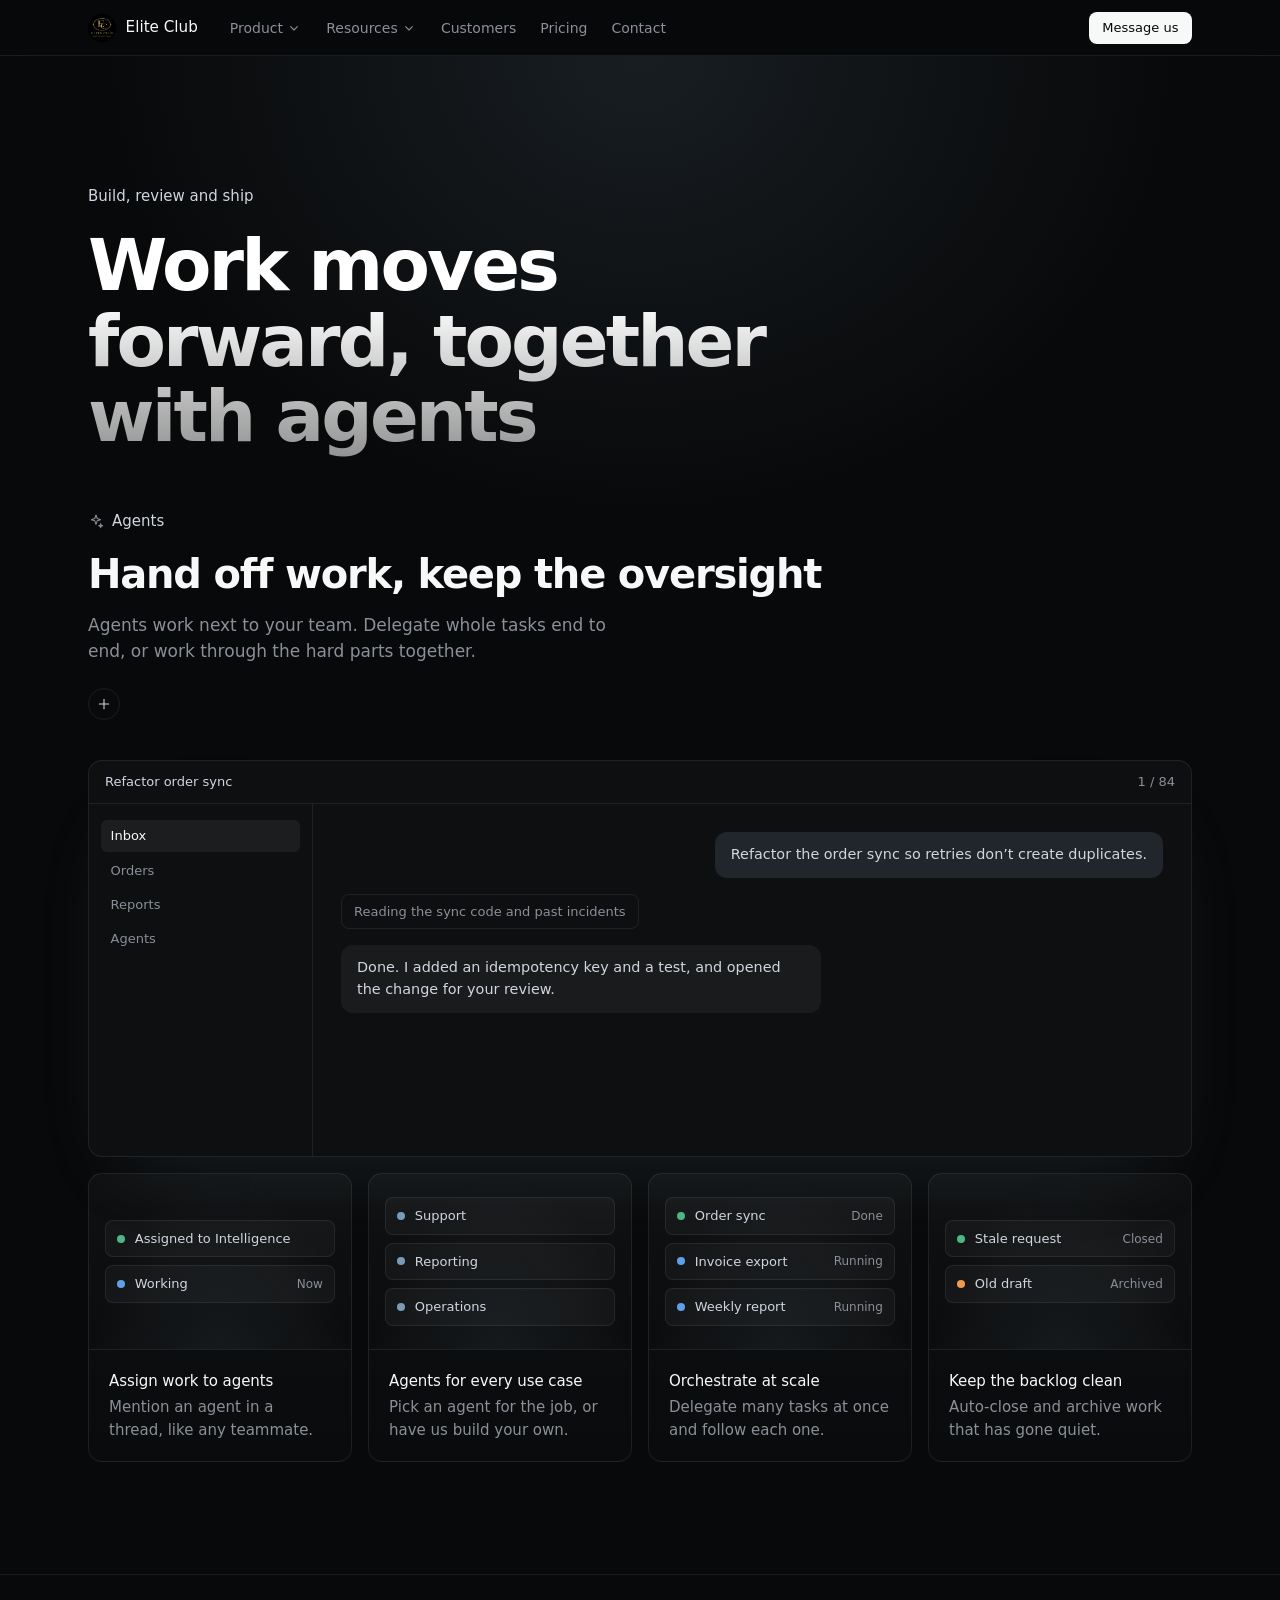
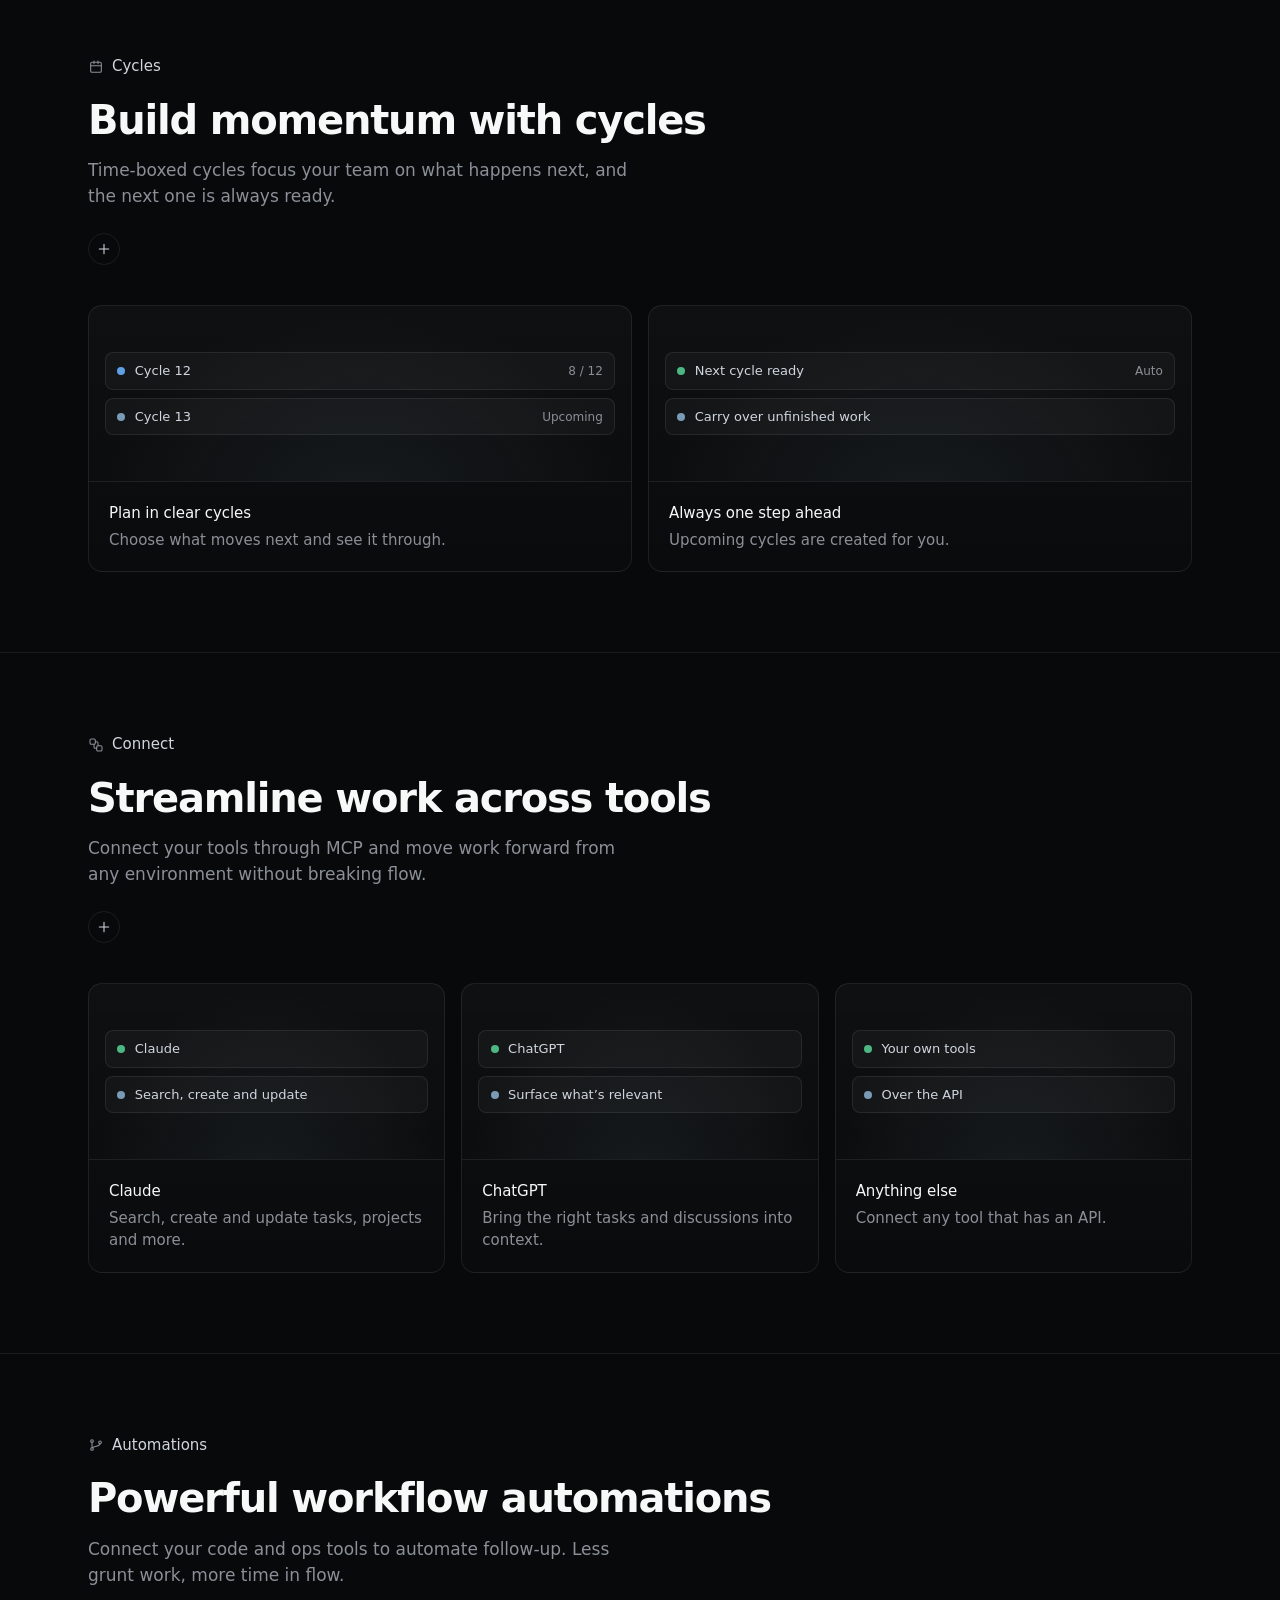
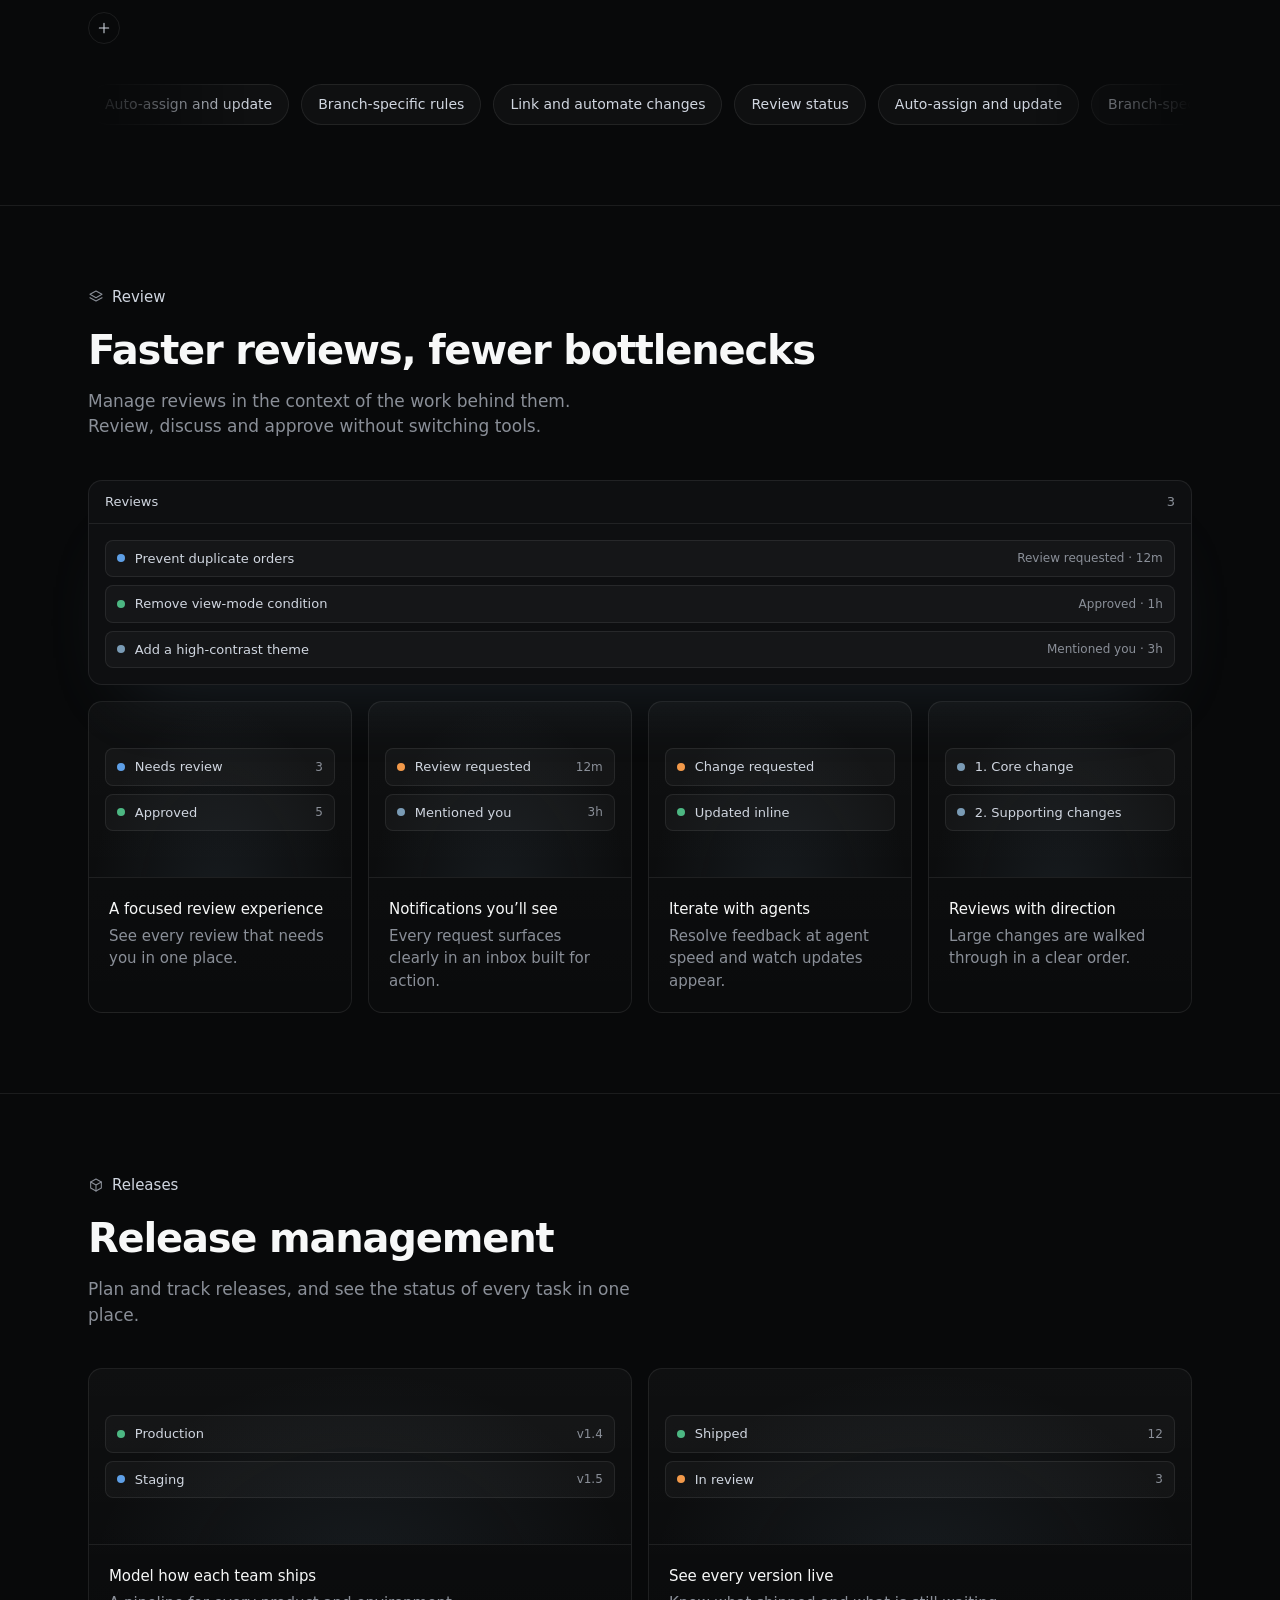
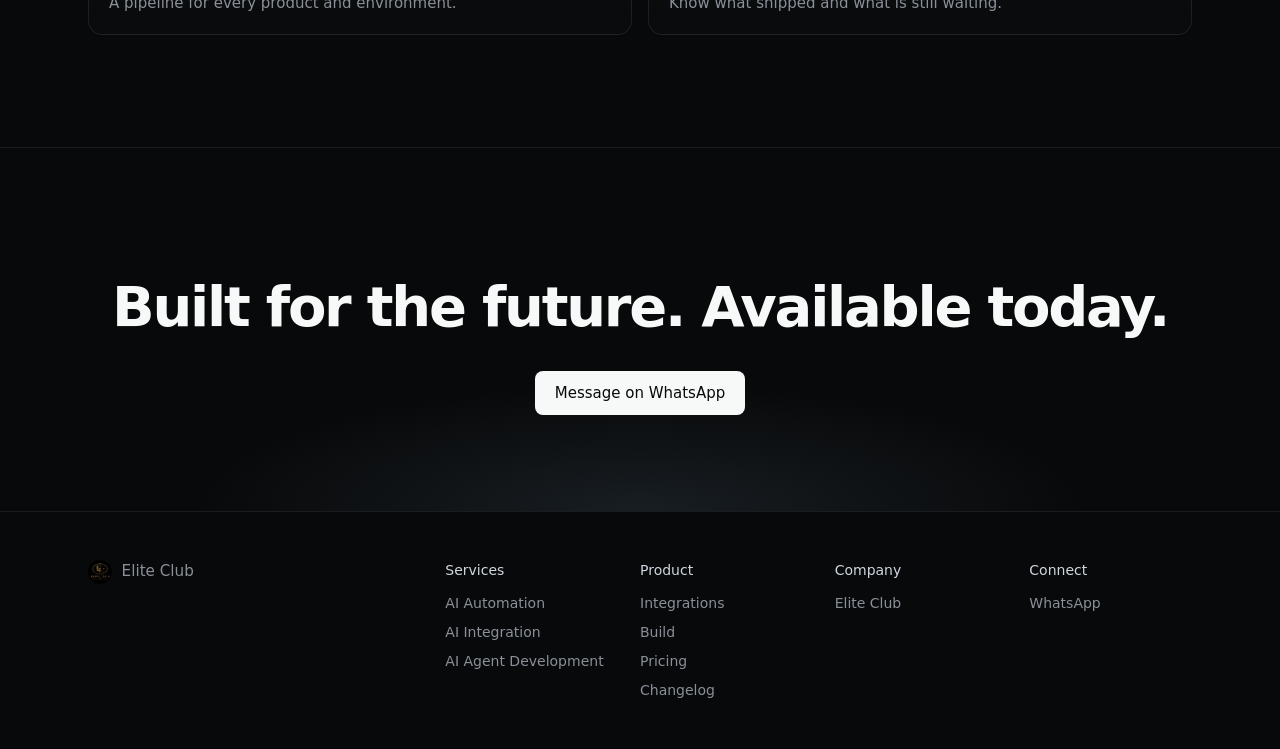
<file: build.html>
<!DOCTYPE html>
<html lang="en">
<head>
<meta charset="utf-8">
<meta name="viewport" content="width=device-width, initial-scale=1, viewport-fit=cover">
<title>Build, review and ship · Intelligence</title>
<meta name="description" content="Build, review and ship with agents that work alongside your team.">
<meta name="color-scheme" content="dark">
<meta name="theme-color" content="#08090a">
<script>document.documentElement.classList.add('js')</script>
<link rel="icon" href="assets/logo.jpg">
<link rel="stylesheet" href="assets/site.css">
<script type="application/ld+json">
{
  "@context": "https://schema.org",
  "@type": "ProfessionalService",
  "name": "Elite Club Intelligence",
  "makesOffer": [
    { "@type": "Offer", "itemOffered": { "@type": "Service", "name": "AI Automation" } },
    { "@type": "Offer", "itemOffered": { "@type": "Service", "name": "AI Integration" } },
    { "@type": "Offer", "itemOffered": { "@type": "Service", "name": "AI Agent Development" } }
  ],
  "contactPoint": { "@type": "ContactPoint", "contactType": "sales", "url": "https://wa.me/message/KOT4E55P6S3VF1" }
}
</script>
</head>
<body>
<svg width="0" height="0" style="position:absolute" aria-hidden="true"><symbol id="i-auto" viewBox="0 0 24 24"><path d="M20 12a8 8 0 0 1-13.7 5.6M4 12a8 8 0 0 1 13.7-5.6"/><path d="M18 3v4h-4M6 21v-4h4"/></symbol><symbol id="i-agent" viewBox="0 0 24 24"><path d="M12 3l1.8 5.2L19 10l-5.2 1.8L12 17l-1.8-5.2L5 10l5.2-1.8z"/><path d="M19 16l.7 2.3L22 19l-2.3.7L19 22l-.7-2.3L16 19l2.3-.7z"/></symbol><symbol id="i-plug" viewBox="0 0 24 24"><rect x="3" y="3" width="8" height="8" rx="2"/><rect x="13" y="13" width="8" height="8" rx="2"/><path d="M11 7h2a2 2 0 0 1 2 2v4M13 17h-2a2 2 0 0 1-2-2v-4"/></symbol><symbol id="i-chat" viewBox="0 0 24 24"><path d="M4 5h16v11H9l-5 4z"/></symbol><symbol id="i-bolt" viewBox="0 0 24 24"><path d="M13 3L5 13h6l-1 8 8-10h-6z"/></symbol><symbol id="i-pulse" viewBox="0 0 24 24"><path d="M3 12h4l3-7 4 14 3-7h4"/></symbol><symbol id="i-layers" viewBox="0 0 24 24"><path d="M12 3l9 5-9 5-9-5z"/><path d="M3 13l9 5 9-5"/></symbol><symbol id="i-swirl" viewBox="0 0 24 24"><path d="M12 12a1.5 1.5 0 1 1 1.5 1.5"/><path d="M13.5 13.5A3.5 3.5 0 1 1 9 9a6 6 0 1 1-1 9"/></symbol><symbol id="i-doc" viewBox="0 0 24 24"><rect x="5" y="4" width="14" height="16" rx="2"/><path d="M9 16V8l6 8V8"/></symbol><symbol id="i-flame" viewBox="0 0 24 24"><path d="M12 3c1 4 5 5 5 10a5 5 0 0 1-10 0c0-2 1-3 2-4 0 2 1 3 2 3 0-3 0-6 1-9z"/></symbol><symbol id="i-db" viewBox="0 0 24 24"><ellipse cx="12" cy="6" rx="7" ry="3"/><path d="M5 6v12c0 1.7 3 3 7 3s7-1.3 7-3V6M5 12c0 1.7 3 3 7 3s7-1.3 7-3"/></symbol><symbol id="i-branch" viewBox="0 0 24 24"><circle cx="6" cy="6" r="2"/><circle cx="6" cy="18" r="2"/><circle cx="18" cy="8" r="2"/><path d="M6 8v8M18 10c0 4-6 3-12 6"/></symbol><symbol id="i-cube" viewBox="0 0 24 24"><path d="M12 3l8 4.5v9L12 21l-8-4.5v-9z"/><path d="M12 12l8-4.5M12 12v9M12 12L4 7.5"/></symbol><symbol id="i-headset" viewBox="0 0 24 24"><path d="M4 14v-2a8 8 0 0 1 16 0v2"/><rect x="3" y="14" width="4" height="6" rx="1.5"/><rect x="17" y="14" width="4" height="6" rx="1.5"/></symbol><symbol id="i-mail" viewBox="0 0 24 24"><rect x="3" y="5" width="18" height="14" rx="2"/><path d="M3 7l9 6 9-6"/></symbol><symbol id="i-cal" viewBox="0 0 24 24"><rect x="4" y="5" width="16" height="15" rx="2"/><path d="M4 10h16M9 3v4M15 3v4"/></symbol><symbol id="i-globe" viewBox="0 0 24 24"><circle cx="12" cy="12" r="9"/><path d="M3 12h18M12 3c3 3 3 15 0 18M12 3c-3 3-3 15 0 18"/></symbol></svg>
<nav>
  <div class="wrap">
    <a class="home" href="index.html"><img src="assets/logo.jpg" alt="" width="28" height="28">Elite Club</a>
    <ul>
      <li class="has-menu">
        <button class="navbtn" aria-expanded="false" aria-controls="m-product">Product<svg viewBox="0 0 24 24" aria-hidden="true"><path d="M7 10l5 5 5-5"/></svg></button>
        <div class="menu" id="m-product" hidden><p>System</p><a href="intelligence.html#integration">Intake</a><a href="intelligence.html#agents">Plan and monitor</a><a href="intelligence.html#automation">AI and automations</a><a href="build.html">Build, review and ship</a><p>Product</p><a href="integrations.html">Integrations</a><a href="pricing.html">Pricing</a><a href="changelog.html">Changelog</a><a href="https://wa.me/message/KOT4E55P6S3VF1">Documentation</a></div>
      </li>
      <li class="has-menu">
        <button class="navbtn" aria-expanded="false" aria-controls="m-resources">Resources<svg viewBox="0 0 24 24" aria-hidden="true"><path d="M7 10l5 5 5-5"/></svg></button>
        <div class="menu" id="m-resources" hidden><a href="index.html">About</a><a href="https://wa.me/message/KOT4E55P6S3VF1">Customers</a><a href="https://wa.me/message/KOT4E55P6S3VF1">Careers</a><a href="https://wa.me/message/KOT4E55P6S3VF1">Contact</a></div>
      </li>
      <li><a href="https://wa.me/message/KOT4E55P6S3VF1">Customers</a></li>
      <li><a href="pricing.html">Pricing</a></li>
      <li><a href="https://wa.me/message/KOT4E55P6S3VF1">Contact</a></li>
    </ul>
    <a class="btn" href="https://wa.me/message/KOT4E55P6S3VF1">Message us</a>
    <button class="burger" aria-label="Menu" aria-expanded="false" aria-controls="m-sheet"><span></span><span></span></button>
  </div>
  <div class="sheet" id="m-sheet" hidden>
    <div><p>System</p><a href="intelligence.html#integration">Intake</a><a href="intelligence.html#agents">Plan and monitor</a><a href="intelligence.html#automation">AI and automations</a><a href="build.html">Build, review and ship</a></div>
    <div><p>Product</p><a href="integrations.html">Integrations</a><a href="pricing.html">Pricing</a><a href="changelog.html">Changelog</a><a href="https://wa.me/message/KOT4E55P6S3VF1">Documentation</a></div>
    <div><p>Resources</p><a href="index.html">About</a><a href="https://wa.me/message/KOT4E55P6S3VF1">Customers</a><a href="https://wa.me/message/KOT4E55P6S3VF1">Careers</a><a href="https://wa.me/message/KOT4E55P6S3VF1">Contact</a></div>
  </div>
</nav>
<main>
  <header class="hero"><div class="wrap">
    <span class="label">Build, review and ship</span>
    <h1>Work moves forward, together with agents</h1>
    <div class="intro hero-intro">
      <span class="label"><svg viewBox="0 0 24 24" aria-hidden="true"><use href="#i-agent"/></svg>Agents</span>
      <h2 style="margin-top:1rem">Hand off work, keep the oversight</h2>
      <p class="lede">Agents work next to your team. Delegate whole tasks end to end, or work through the hard parts together.</p>
      <details class="plus"><summary aria-label="More"><svg viewBox="0 0 24 24" aria-hidden="true"><path d="M12 5v14M5 12h14"/></svg></summary><p>Assign agents to any task and mention them in a thread, like any teammate.</p></details>
    </div>
    <div class="win" aria-hidden="true"><div class="bar"><b>Refactor order sync</b><span class="sp">1 / 84</span></div><div class="chat"><div class="side"><span class="on">Inbox</span><span>Orders</span><span>Reports</span><span>Agents</span></div><div class="thread"><div class="msg me">Refactor the order sync so retries don’t create duplicates.</div><div class="chip">Reading the sync code and past incidents</div><div class="msg">Done. I added an idempotency key and a test, and opened the change for your review.</div></div></div></div>
    <div class="grid g4"><article class="card"><div class="vis" aria-hidden="true"><div class="row"><i class="g"></i>Assigned to Intelligence</div><div class="row"><i class="b"></i>Working<small>Now</small></div></div><div class="t"><h3>Assign work to agents</h3><p>Mention an agent in a thread, like any teammate.</p></div></article><article class="card"><div class="vis" aria-hidden="true"><div class="row"><i class=""></i>Support</div><div class="row"><i class=""></i>Reporting</div><div class="row"><i class=""></i>Operations</div></div><div class="t"><h3>Agents for every use case</h3><p>Pick an agent for the job, or have us build your own.</p></div></article><article class="card"><div class="vis" aria-hidden="true"><div class="row"><i class="g"></i>Order sync<small>Done</small></div><div class="row"><i class="b"></i>Invoice export<small>Running</small></div><div class="row"><i class="b"></i>Weekly report<small>Running</small></div></div><div class="t"><h3>Orchestrate at scale</h3><p>Delegate many tasks at once and follow each one.</p></div></article><article class="card"><div class="vis" aria-hidden="true"><div class="row"><i class="g"></i>Stale request<small>Closed</small></div><div class="row"><i class="a"></i>Old draft<small>Archived</small></div></div><div class="t"><h3>Keep the backlog clean</h3><p>Auto-close and archive work that has gone quiet.</p></div></article></div>
  </div></header>
  <section class="block" id="cycles"><div class="wrap">
<div class="intro"><span class="label"><svg viewBox="0 0 24 24" aria-hidden="true"><use href="#i-cal"/></svg>Cycles</span><h2 style="margin-top:1rem">Build momentum with cycles</h2><p class="lede">Time-boxed cycles focus your team on what happens next, and the next one is always ready.</p><details class="plus"><summary aria-label="More"><svg viewBox="0 0 24 24" aria-hidden="true"><path d="M12 5v14M5 12h14"/></svg></summary><p>A steady rhythm keeps progress visible and the work moving.</p></details></div><div class="grid g2"><article class="card"><div class="vis" aria-hidden="true"><div class="row"><i class="b"></i>Cycle 12<small>8 / 12</small></div><div class="row"><i class=""></i>Cycle 13<small>Upcoming</small></div></div><div class="t"><h3>Plan in clear cycles</h3><p>Choose what moves next and see it through.</p></div></article><article class="card"><div class="vis" aria-hidden="true"><div class="row"><i class="g"></i>Next cycle ready<small>Auto</small></div><div class="row"><i class=""></i>Carry over unfinished work</div></div><div class="t"><h3>Always one step ahead</h3><p>Upcoming cycles are created for you.</p></div></article></div>
  </div></section>
  <section class="block" id="connect"><div class="wrap">
<div class="intro"><span class="label"><svg viewBox="0 0 24 24" aria-hidden="true"><use href="#i-plug"/></svg>Connect</span><h2 style="margin-top:1rem">Streamline work across tools</h2><p class="lede">Connect your tools through MCP and move work forward from any environment without breaking flow.</p><details class="plus"><summary aria-label="More"><svg viewBox="0 0 24 24" aria-hidden="true"><path d="M12 5v14M5 12h14"/></svg></summary><p>Use the API to connect anything that isn’t listed.</p></details></div><div class="grid g3"><a class="card" href="integrations.html"><div class="vis" aria-hidden="true"><div class="row"><i class="g"></i>Claude</div><div class="row"><i class=""></i>Search, create and update</div></div><div class="t"><h3>Claude</h3><p>Search, create and update tasks, projects and more.</p></div></a><a class="card" href="integrations.html"><div class="vis" aria-hidden="true"><div class="row"><i class="g"></i>ChatGPT</div><div class="row"><i class=""></i>Surface what’s relevant</div></div><div class="t"><h3>ChatGPT</h3><p>Bring the right tasks and discussions into context.</p></div></a><a class="card" href="integrations.html"><div class="vis" aria-hidden="true"><div class="row"><i class="g"></i>Your own tools</div><div class="row"><i class=""></i>Over the API</div></div><div class="t"><h3>Anything else</h3><p>Connect any tool that has an API.</p></div></a></div>
  </div></section>
  <section class="block" id="automations"><div class="wrap">
<div class="intro"><span class="label"><svg viewBox="0 0 24 24" aria-hidden="true"><use href="#i-branch"/></svg>Automations</span><h2 style="margin-top:1rem">Powerful workflow automations</h2><p class="lede">Connect your code and ops tools to automate follow-up. Less grunt work, more time in flow.</p><details class="plus"><summary aria-label="More"><svg viewBox="0 0 24 24" aria-hidden="true"><path d="M12 5v14M5 12h14"/></svg></summary><p>Rules run on the events you choose and keep a record of every run.</p></details></div><div class="loop" aria-hidden="true"><div><span>Auto-assign and update</span><span>Branch-specific rules</span><span>Link and automate changes</span><span>Review status</span><span>Auto-assign and update</span><span>Branch-specific rules</span><span>Link and automate changes</span><span>Review status</span></div></div>
  </div></section>
  <section class="block" id="review"><div class="wrap">
<div class="intro"><span class="label"><svg viewBox="0 0 24 24" aria-hidden="true"><use href="#i-layers"/></svg>Review</span><h2 style="margin-top:1rem">Faster reviews, fewer bottlenecks</h2><p class="lede">Manage reviews in the context of the work behind them. Review, discuss and approve without switching tools.</p></div><div class="win" aria-hidden="true"><div class="bar"><b>Reviews</b><span class="sp">3</span></div><div style="padding:1rem;display:grid;gap:.5rem"><div class="row"><i class="b"></i>Prevent duplicate orders<small>Review requested · 12m</small></div><div class="row"><i class="g"></i>Remove view-mode condition<small>Approved · 1h</small></div><div class="row"><i class=""></i>Add a high-contrast theme<small>Mentioned you · 3h</small></div></div></div><div class="grid g4"><article class="card"><div class="vis" aria-hidden="true"><div class="row"><i class="b"></i>Needs review<small>3</small></div><div class="row"><i class="g"></i>Approved<small>5</small></div></div><div class="t"><h3>A focused review experience</h3><p>See every review that needs you in one place.</p></div></article><article class="card"><div class="vis" aria-hidden="true"><div class="row"><i class="a"></i>Review requested<small>12m</small></div><div class="row"><i class=""></i>Mentioned you<small>3h</small></div></div><div class="t"><h3>Notifications you’ll see</h3><p>Every request surfaces clearly in an inbox built for action.</p></div></article><article class="card"><div class="vis" aria-hidden="true"><div class="row"><i class="a"></i>Change requested</div><div class="row"><i class="g"></i>Updated inline</div></div><div class="t"><h3>Iterate with agents</h3><p>Resolve feedback at agent speed and watch updates appear.</p></div></article><article class="card"><div class="vis" aria-hidden="true"><div class="row"><i class=""></i>1. Core change</div><div class="row"><i class=""></i>2. Supporting changes</div></div><div class="t"><h3>Reviews with direction</h3><p>Large changes are walked through in a clear order.</p></div></article></div>
  </div></section>
  <section class="block" id="releases"><div class="wrap">
<div class="intro"><span class="label"><svg viewBox="0 0 24 24" aria-hidden="true"><use href="#i-cube"/></svg>Releases</span><h2 style="margin-top:1rem">Release management</h2><p class="lede">Plan and track releases, and see the status of every task in one place.</p></div><div class="grid g2"><article class="card"><div class="vis" aria-hidden="true"><div class="row"><i class="g"></i>Production<small>v1.4</small></div><div class="row"><i class="b"></i>Staging<small>v1.5</small></div></div><div class="t"><h3>Model how each team ships</h3><p>A pipeline for every product and environment.</p></div></article><article class="card"><div class="vis" aria-hidden="true"><div class="row"><i class="g"></i>Shipped<small>12</small></div><div class="row"><i class="a"></i>In review<small>3</small></div></div><div class="t"><h3>See every version live</h3><p>Know what shipped and what is still waiting.</p></div></article></div>
  </div></section>
<section class="cta"><div class="wrap"><h2>Built for the future. Available today.</h2><div class="acts"><a class="btn lg" href="https://wa.me/message/KOT4E55P6S3VF1">Message on WhatsApp</a></div></div></section>
</main>
<footer>
  <div class="wrap">
    <div><a class="home" href="index.html"><img src="assets/logo.jpg" alt="" width="24" height="24">Elite Club</a></div>
    <div><h4>Services</h4><ul><li><a href="intelligence.html#automation">AI Automation</a></li><li><a href="intelligence.html#integration">AI Integration</a></li><li><a href="intelligence.html#agents">AI Agent Development</a></li></ul></div>
    <div><h4>Product</h4><ul><li><a href="integrations.html">Integrations</a></li><li><a href="build.html">Build</a></li><li><a href="pricing.html">Pricing</a></li><li><a href="changelog.html">Changelog</a></li></ul></div>
    <div><h4>Company</h4><ul><li><a href="index.html">Elite Club</a></li></ul></div>
    <div><h4>Connect</h4><ul><li><a href="https://wa.me/message/KOT4E55P6S3VF1">WhatsApp</a></li></ul></div>
  </div>
</footer>
<script src="assets/site.js"></script>
</body>
</html>
</file>
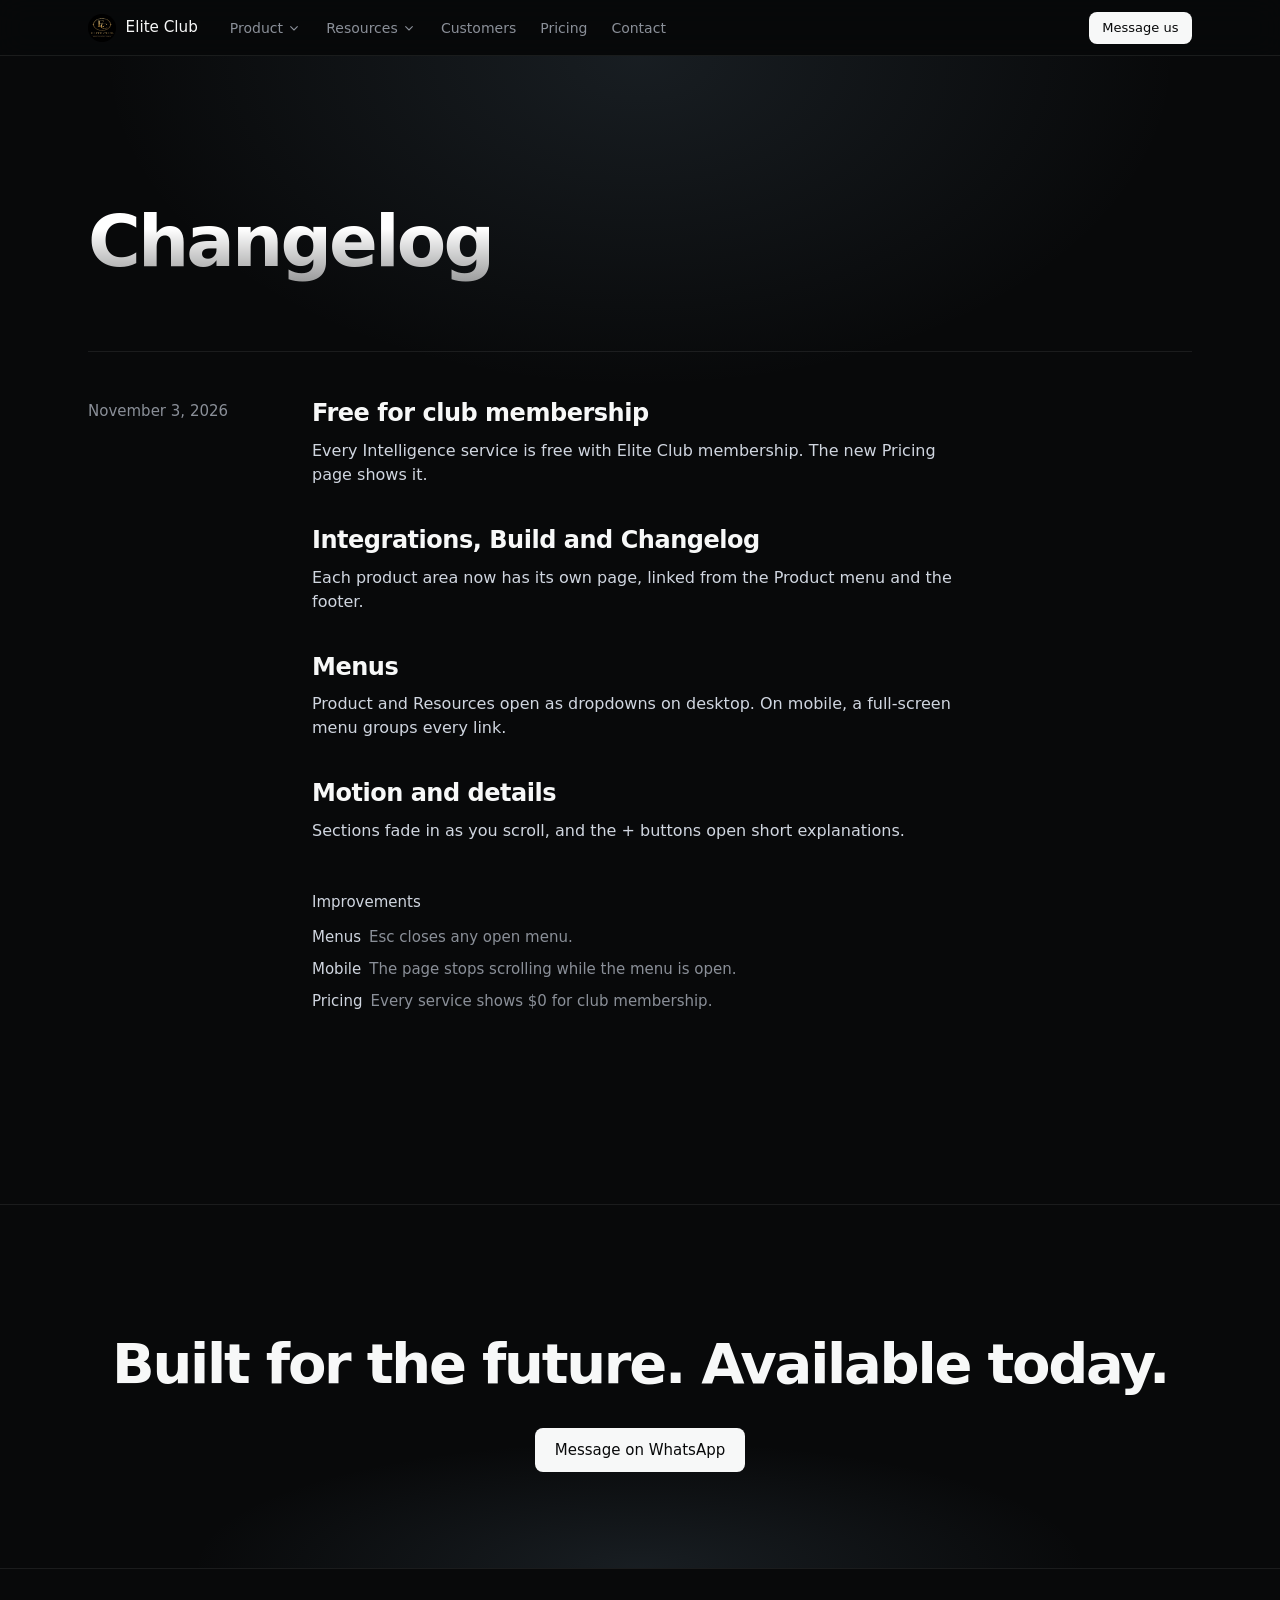
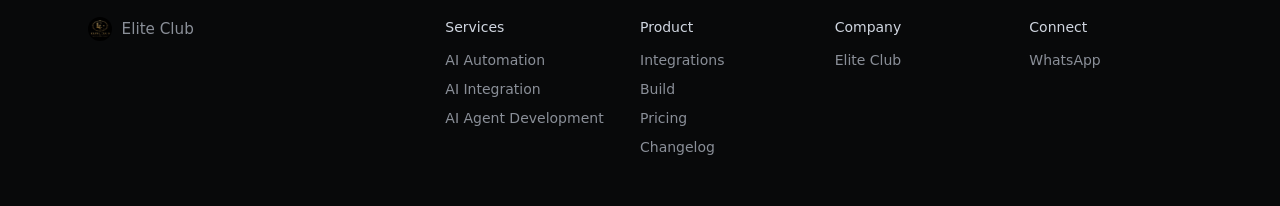
<file: changelog.html>
<!DOCTYPE html>
<html lang="en">
<head>
<meta charset="utf-8">
<meta name="viewport" content="width=device-width, initial-scale=1, viewport-fit=cover">
<title>Changelog · Intelligence</title>
<meta name="description" content="New updates and improvements to Intelligence.">
<meta name="color-scheme" content="dark">
<meta name="theme-color" content="#08090a">
<script>document.documentElement.classList.add('js')</script>
<link rel="icon" href="assets/logo.jpg">
<link rel="stylesheet" href="assets/site.css">
<script type="application/ld+json">
{
  "@context": "https://schema.org",
  "@type": "ProfessionalService",
  "name": "Elite Club Intelligence",
  "makesOffer": [
    { "@type": "Offer", "itemOffered": { "@type": "Service", "name": "AI Automation" } },
    { "@type": "Offer", "itemOffered": { "@type": "Service", "name": "AI Integration" } },
    { "@type": "Offer", "itemOffered": { "@type": "Service", "name": "AI Agent Development" } }
  ],
  "contactPoint": { "@type": "ContactPoint", "contactType": "sales", "url": "https://wa.me/message/KOT4E55P6S3VF1" }
}
</script>
</head>
<body>
<svg width="0" height="0" style="position:absolute" aria-hidden="true"><symbol id="i-auto" viewBox="0 0 24 24"><path d="M20 12a8 8 0 0 1-13.7 5.6M4 12a8 8 0 0 1 13.7-5.6"/><path d="M18 3v4h-4M6 21v-4h4"/></symbol><symbol id="i-agent" viewBox="0 0 24 24"><path d="M12 3l1.8 5.2L19 10l-5.2 1.8L12 17l-1.8-5.2L5 10l5.2-1.8z"/><path d="M19 16l.7 2.3L22 19l-2.3.7L19 22l-.7-2.3L16 19l2.3-.7z"/></symbol><symbol id="i-plug" viewBox="0 0 24 24"><rect x="3" y="3" width="8" height="8" rx="2"/><rect x="13" y="13" width="8" height="8" rx="2"/><path d="M11 7h2a2 2 0 0 1 2 2v4M13 17h-2a2 2 0 0 1-2-2v-4"/></symbol><symbol id="i-chat" viewBox="0 0 24 24"><path d="M4 5h16v11H9l-5 4z"/></symbol><symbol id="i-bolt" viewBox="0 0 24 24"><path d="M13 3L5 13h6l-1 8 8-10h-6z"/></symbol><symbol id="i-pulse" viewBox="0 0 24 24"><path d="M3 12h4l3-7 4 14 3-7h4"/></symbol><symbol id="i-layers" viewBox="0 0 24 24"><path d="M12 3l9 5-9 5-9-5z"/><path d="M3 13l9 5 9-5"/></symbol><symbol id="i-swirl" viewBox="0 0 24 24"><path d="M12 12a1.5 1.5 0 1 1 1.5 1.5"/><path d="M13.5 13.5A3.5 3.5 0 1 1 9 9a6 6 0 1 1-1 9"/></symbol><symbol id="i-doc" viewBox="0 0 24 24"><rect x="5" y="4" width="14" height="16" rx="2"/><path d="M9 16V8l6 8V8"/></symbol><symbol id="i-flame" viewBox="0 0 24 24"><path d="M12 3c1 4 5 5 5 10a5 5 0 0 1-10 0c0-2 1-3 2-4 0 2 1 3 2 3 0-3 0-6 1-9z"/></symbol><symbol id="i-db" viewBox="0 0 24 24"><ellipse cx="12" cy="6" rx="7" ry="3"/><path d="M5 6v12c0 1.7 3 3 7 3s7-1.3 7-3V6M5 12c0 1.7 3 3 7 3s7-1.3 7-3"/></symbol><symbol id="i-branch" viewBox="0 0 24 24"><circle cx="6" cy="6" r="2"/><circle cx="6" cy="18" r="2"/><circle cx="18" cy="8" r="2"/><path d="M6 8v8M18 10c0 4-6 3-12 6"/></symbol><symbol id="i-cube" viewBox="0 0 24 24"><path d="M12 3l8 4.5v9L12 21l-8-4.5v-9z"/><path d="M12 12l8-4.5M12 12v9M12 12L4 7.5"/></symbol><symbol id="i-headset" viewBox="0 0 24 24"><path d="M4 14v-2a8 8 0 0 1 16 0v2"/><rect x="3" y="14" width="4" height="6" rx="1.5"/><rect x="17" y="14" width="4" height="6" rx="1.5"/></symbol><symbol id="i-mail" viewBox="0 0 24 24"><rect x="3" y="5" width="18" height="14" rx="2"/><path d="M3 7l9 6 9-6"/></symbol><symbol id="i-cal" viewBox="0 0 24 24"><rect x="4" y="5" width="16" height="15" rx="2"/><path d="M4 10h16M9 3v4M15 3v4"/></symbol><symbol id="i-globe" viewBox="0 0 24 24"><circle cx="12" cy="12" r="9"/><path d="M3 12h18M12 3c3 3 3 15 0 18M12 3c-3 3-3 15 0 18"/></symbol></svg>
<nav>
  <div class="wrap">
    <a class="home" href="index.html"><img src="assets/logo.jpg" alt="" width="28" height="28">Elite Club</a>
    <ul>
      <li class="has-menu">
        <button class="navbtn" aria-expanded="false" aria-controls="m-product">Product<svg viewBox="0 0 24 24" aria-hidden="true"><path d="M7 10l5 5 5-5"/></svg></button>
        <div class="menu" id="m-product" hidden><p>System</p><a href="intelligence.html#integration">Intake</a><a href="intelligence.html#agents">Plan and monitor</a><a href="intelligence.html#automation">AI and automations</a><a href="build.html">Build, review and ship</a><p>Product</p><a href="integrations.html">Integrations</a><a href="pricing.html">Pricing</a><a href="changelog.html">Changelog</a><a href="https://wa.me/message/KOT4E55P6S3VF1">Documentation</a></div>
      </li>
      <li class="has-menu">
        <button class="navbtn" aria-expanded="false" aria-controls="m-resources">Resources<svg viewBox="0 0 24 24" aria-hidden="true"><path d="M7 10l5 5 5-5"/></svg></button>
        <div class="menu" id="m-resources" hidden><a href="index.html">About</a><a href="https://wa.me/message/KOT4E55P6S3VF1">Customers</a><a href="https://wa.me/message/KOT4E55P6S3VF1">Careers</a><a href="https://wa.me/message/KOT4E55P6S3VF1">Contact</a></div>
      </li>
      <li><a href="https://wa.me/message/KOT4E55P6S3VF1">Customers</a></li>
      <li><a href="pricing.html">Pricing</a></li>
      <li><a href="https://wa.me/message/KOT4E55P6S3VF1">Contact</a></li>
    </ul>
    <a class="btn" href="https://wa.me/message/KOT4E55P6S3VF1">Message us</a>
    <button class="burger" aria-label="Menu" aria-expanded="false" aria-controls="m-sheet"><span></span><span></span></button>
  </div>
  <div class="sheet" id="m-sheet" hidden>
    <div><p>System</p><a href="intelligence.html#integration">Intake</a><a href="intelligence.html#agents">Plan and monitor</a><a href="intelligence.html#automation">AI and automations</a><a href="build.html">Build, review and ship</a></div>
    <div><p>Product</p><a href="integrations.html">Integrations</a><a href="pricing.html">Pricing</a><a href="changelog.html">Changelog</a><a href="https://wa.me/message/KOT4E55P6S3VF1">Documentation</a></div>
    <div><p>Resources</p><a href="index.html">About</a><a href="https://wa.me/message/KOT4E55P6S3VF1">Customers</a><a href="https://wa.me/message/KOT4E55P6S3VF1">Careers</a><a href="https://wa.me/message/KOT4E55P6S3VF1">Contact</a></div>
  </div>
</nav>
<main>
  <header class="hero"><div class="wrap">
    <h1>Changelog</h1>
    <div class="entries">
      <section class="entry">
        <time datetime="2026-11-03">November 3, 2026</time>
        <div class="body">
          <h2>Free for club membership</h2>
          <p>Every Intelligence service is free with Elite Club membership. The new Pricing page shows it.</p>
          <h2>Integrations, Build and Changelog</h2>
          <p>Each product area now has its own page, linked from the Product menu and the footer.</p>
          <h2>Menus</h2>
          <p>Product and Resources open as dropdowns on desktop. On mobile, a full-screen menu groups every link.</p>
          <h2>Motion and details</h2>
          <p>Sections fade in as you scroll, and the + buttons open short explanations.</p>
          <h4>Improvements</h4>
          <ul>
            <li><b>Menus</b>Esc closes any open menu.</li>
            <li><b>Mobile</b>The page stops scrolling while the menu is open.</li>
            <li><b>Pricing</b>Every service shows $0 for club membership.</li>
          </ul>
        </div>
      </section>
    </div>
  </div></header>
<section class="cta"><div class="wrap"><h2>Built for the future. Available today.</h2><div class="acts"><a class="btn lg" href="https://wa.me/message/KOT4E55P6S3VF1">Message on WhatsApp</a></div></div></section>
</main>
<footer>
  <div class="wrap">
    <div><a class="home" href="index.html"><img src="assets/logo.jpg" alt="" width="24" height="24">Elite Club</a></div>
    <div><h4>Services</h4><ul><li><a href="intelligence.html#automation">AI Automation</a></li><li><a href="intelligence.html#integration">AI Integration</a></li><li><a href="intelligence.html#agents">AI Agent Development</a></li></ul></div>
    <div><h4>Product</h4><ul><li><a href="integrations.html">Integrations</a></li><li><a href="build.html">Build</a></li><li><a href="pricing.html">Pricing</a></li><li><a href="changelog.html">Changelog</a></li></ul></div>
    <div><h4>Company</h4><ul><li><a href="index.html">Elite Club</a></li></ul></div>
    <div><h4>Connect</h4><ul><li><a href="https://wa.me/message/KOT4E55P6S3VF1">WhatsApp</a></li></ul></div>
  </div>
</footer>
<script src="assets/site.js"></script>
</body>
</html>
</file>
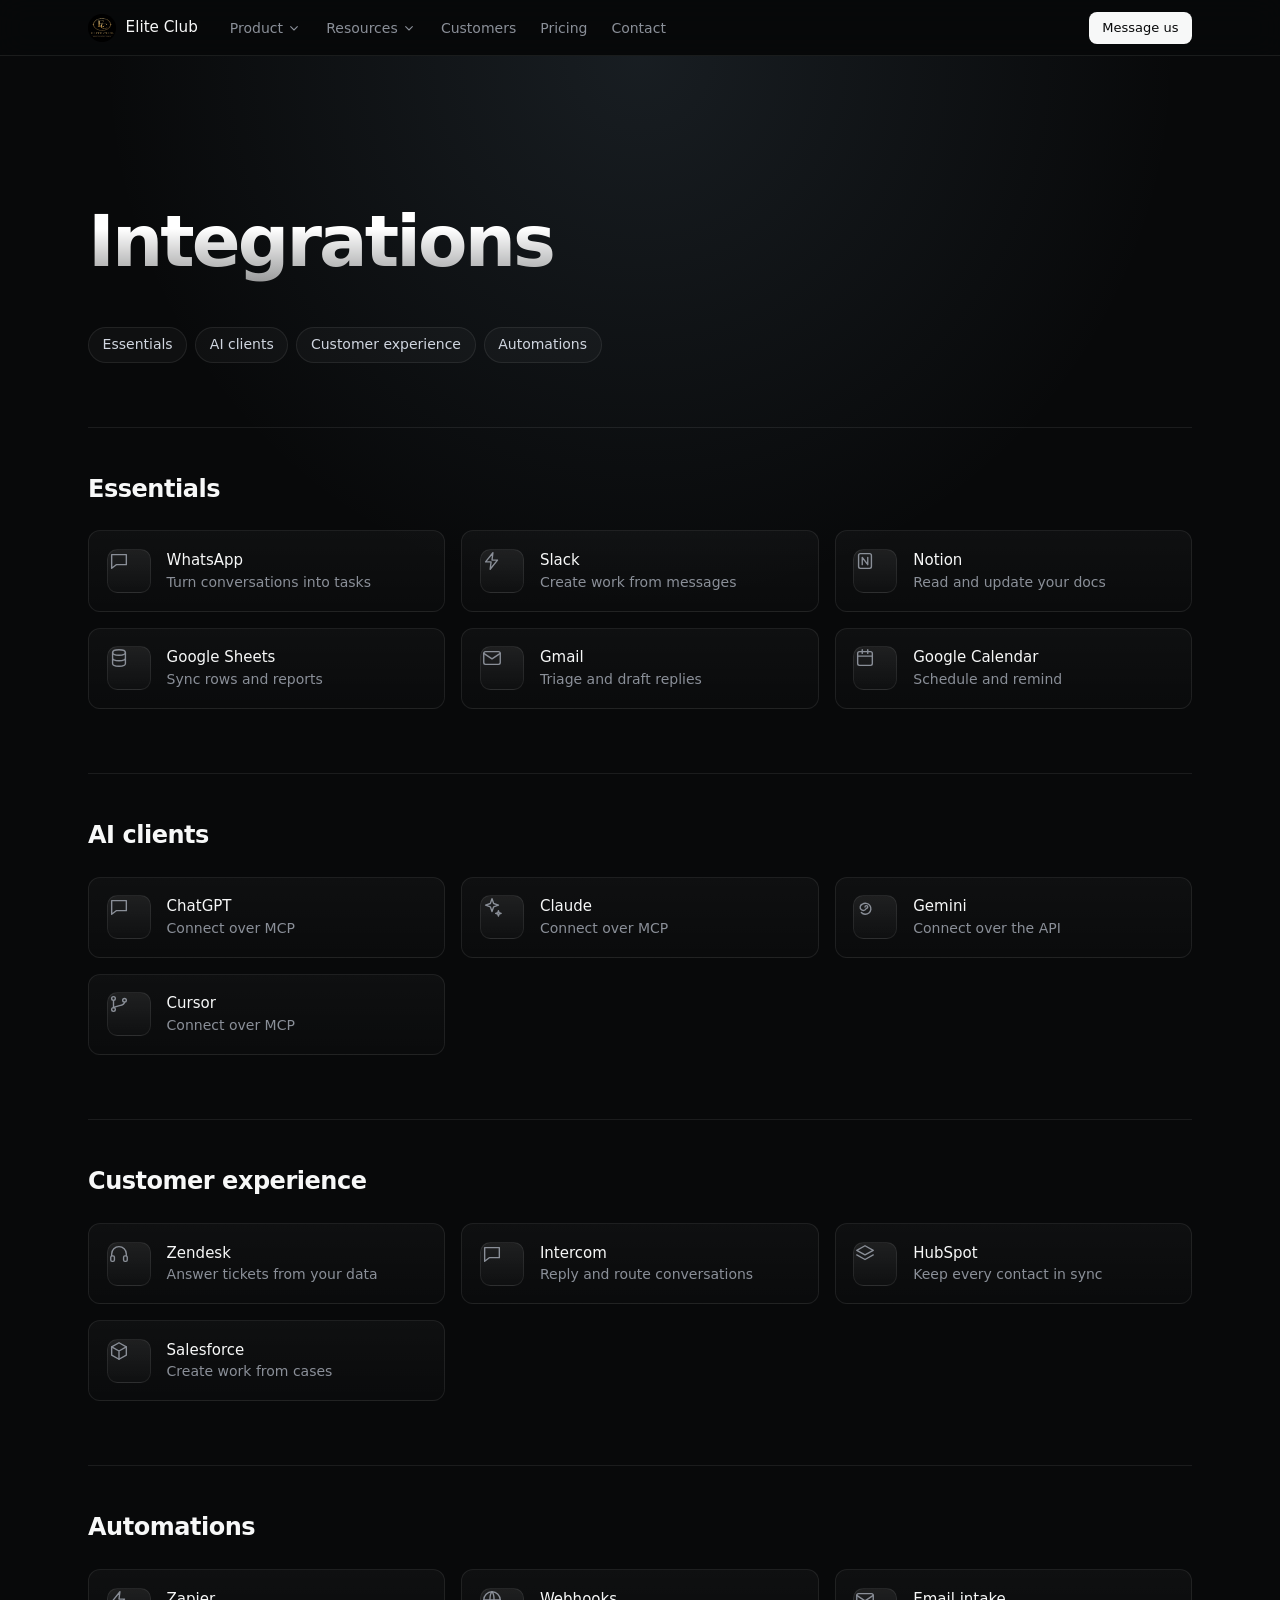
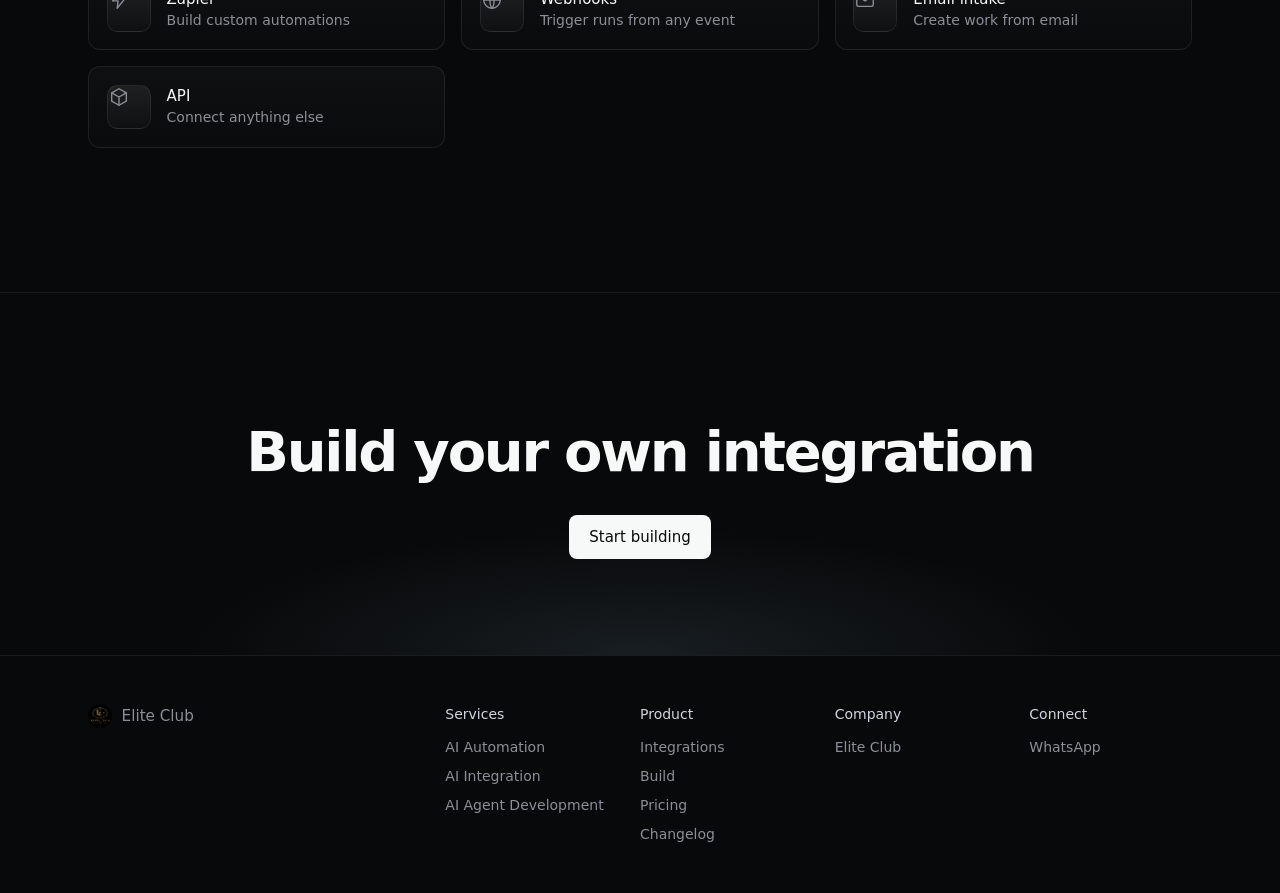
<file: integrations.html>
<!DOCTYPE html>
<html lang="en">
<head>
<meta charset="utf-8">
<meta name="viewport" content="width=device-width, initial-scale=1, viewport-fit=cover">
<title>Integrations · Intelligence</title>
<meta name="description" content="Connect Intelligence to the tools you already use.">
<meta name="color-scheme" content="dark">
<meta name="theme-color" content="#08090a">
<script>document.documentElement.classList.add('js')</script>
<link rel="icon" href="assets/logo.jpg">
<link rel="stylesheet" href="assets/site.css">
<script type="application/ld+json">
{
  "@context": "https://schema.org",
  "@type": "ProfessionalService",
  "name": "Elite Club Intelligence",
  "makesOffer": [
    { "@type": "Offer", "itemOffered": { "@type": "Service", "name": "AI Automation" } },
    { "@type": "Offer", "itemOffered": { "@type": "Service", "name": "AI Integration" } },
    { "@type": "Offer", "itemOffered": { "@type": "Service", "name": "AI Agent Development" } }
  ],
  "contactPoint": { "@type": "ContactPoint", "contactType": "sales", "url": "https://wa.me/message/KOT4E55P6S3VF1" }
}
</script>
</head>
<body>
<svg width="0" height="0" style="position:absolute" aria-hidden="true"><symbol id="i-auto" viewBox="0 0 24 24"><path d="M20 12a8 8 0 0 1-13.7 5.6M4 12a8 8 0 0 1 13.7-5.6"/><path d="M18 3v4h-4M6 21v-4h4"/></symbol><symbol id="i-agent" viewBox="0 0 24 24"><path d="M12 3l1.8 5.2L19 10l-5.2 1.8L12 17l-1.8-5.2L5 10l5.2-1.8z"/><path d="M19 16l.7 2.3L22 19l-2.3.7L19 22l-.7-2.3L16 19l2.3-.7z"/></symbol><symbol id="i-plug" viewBox="0 0 24 24"><rect x="3" y="3" width="8" height="8" rx="2"/><rect x="13" y="13" width="8" height="8" rx="2"/><path d="M11 7h2a2 2 0 0 1 2 2v4M13 17h-2a2 2 0 0 1-2-2v-4"/></symbol><symbol id="i-chat" viewBox="0 0 24 24"><path d="M4 5h16v11H9l-5 4z"/></symbol><symbol id="i-bolt" viewBox="0 0 24 24"><path d="M13 3L5 13h6l-1 8 8-10h-6z"/></symbol><symbol id="i-pulse" viewBox="0 0 24 24"><path d="M3 12h4l3-7 4 14 3-7h4"/></symbol><symbol id="i-layers" viewBox="0 0 24 24"><path d="M12 3l9 5-9 5-9-5z"/><path d="M3 13l9 5 9-5"/></symbol><symbol id="i-swirl" viewBox="0 0 24 24"><path d="M12 12a1.5 1.5 0 1 1 1.5 1.5"/><path d="M13.5 13.5A3.5 3.5 0 1 1 9 9a6 6 0 1 1-1 9"/></symbol><symbol id="i-doc" viewBox="0 0 24 24"><rect x="5" y="4" width="14" height="16" rx="2"/><path d="M9 16V8l6 8V8"/></symbol><symbol id="i-flame" viewBox="0 0 24 24"><path d="M12 3c1 4 5 5 5 10a5 5 0 0 1-10 0c0-2 1-3 2-4 0 2 1 3 2 3 0-3 0-6 1-9z"/></symbol><symbol id="i-db" viewBox="0 0 24 24"><ellipse cx="12" cy="6" rx="7" ry="3"/><path d="M5 6v12c0 1.7 3 3 7 3s7-1.3 7-3V6M5 12c0 1.7 3 3 7 3s7-1.3 7-3"/></symbol><symbol id="i-branch" viewBox="0 0 24 24"><circle cx="6" cy="6" r="2"/><circle cx="6" cy="18" r="2"/><circle cx="18" cy="8" r="2"/><path d="M6 8v8M18 10c0 4-6 3-12 6"/></symbol><symbol id="i-cube" viewBox="0 0 24 24"><path d="M12 3l8 4.5v9L12 21l-8-4.5v-9z"/><path d="M12 12l8-4.5M12 12v9M12 12L4 7.5"/></symbol><symbol id="i-headset" viewBox="0 0 24 24"><path d="M4 14v-2a8 8 0 0 1 16 0v2"/><rect x="3" y="14" width="4" height="6" rx="1.5"/><rect x="17" y="14" width="4" height="6" rx="1.5"/></symbol><symbol id="i-mail" viewBox="0 0 24 24"><rect x="3" y="5" width="18" height="14" rx="2"/><path d="M3 7l9 6 9-6"/></symbol><symbol id="i-cal" viewBox="0 0 24 24"><rect x="4" y="5" width="16" height="15" rx="2"/><path d="M4 10h16M9 3v4M15 3v4"/></symbol><symbol id="i-globe" viewBox="0 0 24 24"><circle cx="12" cy="12" r="9"/><path d="M3 12h18M12 3c3 3 3 15 0 18M12 3c-3 3-3 15 0 18"/></symbol></svg>
<nav>
  <div class="wrap">
    <a class="home" href="index.html"><img src="assets/logo.jpg" alt="" width="28" height="28">Elite Club</a>
    <ul>
      <li class="has-menu">
        <button class="navbtn" aria-expanded="false" aria-controls="m-product">Product<svg viewBox="0 0 24 24" aria-hidden="true"><path d="M7 10l5 5 5-5"/></svg></button>
        <div class="menu" id="m-product" hidden><p>System</p><a href="intelligence.html#integration">Intake</a><a href="intelligence.html#agents">Plan and monitor</a><a href="intelligence.html#automation">AI and automations</a><a href="build.html">Build, review and ship</a><p>Product</p><a href="integrations.html">Integrations</a><a href="pricing.html">Pricing</a><a href="changelog.html">Changelog</a><a href="https://wa.me/message/KOT4E55P6S3VF1">Documentation</a></div>
      </li>
      <li class="has-menu">
        <button class="navbtn" aria-expanded="false" aria-controls="m-resources">Resources<svg viewBox="0 0 24 24" aria-hidden="true"><path d="M7 10l5 5 5-5"/></svg></button>
        <div class="menu" id="m-resources" hidden><a href="index.html">About</a><a href="https://wa.me/message/KOT4E55P6S3VF1">Customers</a><a href="https://wa.me/message/KOT4E55P6S3VF1">Careers</a><a href="https://wa.me/message/KOT4E55P6S3VF1">Contact</a></div>
      </li>
      <li><a href="https://wa.me/message/KOT4E55P6S3VF1">Customers</a></li>
      <li><a href="pricing.html">Pricing</a></li>
      <li><a href="https://wa.me/message/KOT4E55P6S3VF1">Contact</a></li>
    </ul>
    <a class="btn" href="https://wa.me/message/KOT4E55P6S3VF1">Message us</a>
    <button class="burger" aria-label="Menu" aria-expanded="false" aria-controls="m-sheet"><span></span><span></span></button>
  </div>
  <div class="sheet" id="m-sheet" hidden>
    <div><p>System</p><a href="intelligence.html#integration">Intake</a><a href="intelligence.html#agents">Plan and monitor</a><a href="intelligence.html#automation">AI and automations</a><a href="build.html">Build, review and ship</a></div>
    <div><p>Product</p><a href="integrations.html">Integrations</a><a href="pricing.html">Pricing</a><a href="changelog.html">Changelog</a><a href="https://wa.me/message/KOT4E55P6S3VF1">Documentation</a></div>
    <div><p>Resources</p><a href="index.html">About</a><a href="https://wa.me/message/KOT4E55P6S3VF1">Customers</a><a href="https://wa.me/message/KOT4E55P6S3VF1">Careers</a><a href="https://wa.me/message/KOT4E55P6S3VF1">Contact</a></div>
  </div>
</nav>
<main>
  <header class="hero"><div class="wrap">
    <h1>Integrations</h1>
    <div class="chips"><a href="#essentials">Essentials</a><a href="#ai-clients">AI clients</a><a href="#customer-experience">Customer experience</a><a href="#automations">Automations</a></div>
    <section class="cat" id="essentials"><h2>Essentials</h2><ul class="items"><li><a class="item" href="https://wa.me/message/KOT4E55P6S3VF1"><span class="tile"><svg viewBox="0 0 24 24" aria-hidden="true"><use href="#i-chat"/></svg></span><div><b>WhatsApp</b><span>Turn conversations into tasks</span></div></a></li><li><a class="item" href="https://wa.me/message/KOT4E55P6S3VF1"><span class="tile"><svg viewBox="0 0 24 24" aria-hidden="true"><use href="#i-bolt"/></svg></span><div><b>Slack</b><span>Create work from messages</span></div></a></li><li><a class="item" href="https://wa.me/message/KOT4E55P6S3VF1"><span class="tile"><svg viewBox="0 0 24 24" aria-hidden="true"><use href="#i-doc"/></svg></span><div><b>Notion</b><span>Read and update your docs</span></div></a></li><li><a class="item" href="https://wa.me/message/KOT4E55P6S3VF1"><span class="tile"><svg viewBox="0 0 24 24" aria-hidden="true"><use href="#i-db"/></svg></span><div><b>Google Sheets</b><span>Sync rows and reports</span></div></a></li><li><a class="item" href="https://wa.me/message/KOT4E55P6S3VF1"><span class="tile"><svg viewBox="0 0 24 24" aria-hidden="true"><use href="#i-mail"/></svg></span><div><b>Gmail</b><span>Triage and draft replies</span></div></a></li><li><a class="item" href="https://wa.me/message/KOT4E55P6S3VF1"><span class="tile"><svg viewBox="0 0 24 24" aria-hidden="true"><use href="#i-cal"/></svg></span><div><b>Google Calendar</b><span>Schedule and remind</span></div></a></li></ul></section>
    <section class="cat" id="ai-clients"><h2>AI clients</h2><ul class="items"><li><a class="item" href="https://wa.me/message/KOT4E55P6S3VF1"><span class="tile"><svg viewBox="0 0 24 24" aria-hidden="true"><use href="#i-chat"/></svg></span><div><b>ChatGPT</b><span>Connect over MCP</span></div></a></li><li><a class="item" href="https://wa.me/message/KOT4E55P6S3VF1"><span class="tile"><svg viewBox="0 0 24 24" aria-hidden="true"><use href="#i-agent"/></svg></span><div><b>Claude</b><span>Connect over MCP</span></div></a></li><li><a class="item" href="https://wa.me/message/KOT4E55P6S3VF1"><span class="tile"><svg viewBox="0 0 24 24" aria-hidden="true"><use href="#i-swirl"/></svg></span><div><b>Gemini</b><span>Connect over the API</span></div></a></li><li><a class="item" href="https://wa.me/message/KOT4E55P6S3VF1"><span class="tile"><svg viewBox="0 0 24 24" aria-hidden="true"><use href="#i-branch"/></svg></span><div><b>Cursor</b><span>Connect over MCP</span></div></a></li></ul></section>
    <section class="cat" id="customer-experience"><h2>Customer experience</h2><ul class="items"><li><a class="item" href="https://wa.me/message/KOT4E55P6S3VF1"><span class="tile"><svg viewBox="0 0 24 24" aria-hidden="true"><use href="#i-headset"/></svg></span><div><b>Zendesk</b><span>Answer tickets from your data</span></div></a></li><li><a class="item" href="https://wa.me/message/KOT4E55P6S3VF1"><span class="tile"><svg viewBox="0 0 24 24" aria-hidden="true"><use href="#i-chat"/></svg></span><div><b>Intercom</b><span>Reply and route conversations</span></div></a></li><li><a class="item" href="https://wa.me/message/KOT4E55P6S3VF1"><span class="tile"><svg viewBox="0 0 24 24" aria-hidden="true"><use href="#i-layers"/></svg></span><div><b>HubSpot</b><span>Keep every contact in sync</span></div></a></li><li><a class="item" href="https://wa.me/message/KOT4E55P6S3VF1"><span class="tile"><svg viewBox="0 0 24 24" aria-hidden="true"><use href="#i-cube"/></svg></span><div><b>Salesforce</b><span>Create work from cases</span></div></a></li></ul></section>
    <section class="cat" id="automations"><h2>Automations</h2><ul class="items"><li><a class="item" href="https://wa.me/message/KOT4E55P6S3VF1"><span class="tile"><svg viewBox="0 0 24 24" aria-hidden="true"><use href="#i-bolt"/></svg></span><div><b>Zapier</b><span>Build custom automations</span></div></a></li><li><a class="item" href="https://wa.me/message/KOT4E55P6S3VF1"><span class="tile"><svg viewBox="0 0 24 24" aria-hidden="true"><use href="#i-globe"/></svg></span><div><b>Webhooks</b><span>Trigger runs from any event</span></div></a></li><li><a class="item" href="https://wa.me/message/KOT4E55P6S3VF1"><span class="tile"><svg viewBox="0 0 24 24" aria-hidden="true"><use href="#i-mail"/></svg></span><div><b>Email intake</b><span>Create work from email</span></div></a></li><li><a class="item" href="https://wa.me/message/KOT4E55P6S3VF1"><span class="tile"><svg viewBox="0 0 24 24" aria-hidden="true"><use href="#i-cube"/></svg></span><div><b>API</b><span>Connect anything else</span></div></a></li></ul></section>
  </div></header>
  <section class="cta"><div class="wrap"><h2>Build your own integration</h2><div class="acts"><a class="btn lg" href="https://wa.me/message/KOT4E55P6S3VF1">Start building</a></div></div></section>
</main>
<footer>
  <div class="wrap">
    <div><a class="home" href="index.html"><img src="assets/logo.jpg" alt="" width="24" height="24">Elite Club</a></div>
    <div><h4>Services</h4><ul><li><a href="intelligence.html#automation">AI Automation</a></li><li><a href="intelligence.html#integration">AI Integration</a></li><li><a href="intelligence.html#agents">AI Agent Development</a></li></ul></div>
    <div><h4>Product</h4><ul><li><a href="integrations.html">Integrations</a></li><li><a href="build.html">Build</a></li><li><a href="pricing.html">Pricing</a></li><li><a href="changelog.html">Changelog</a></li></ul></div>
    <div><h4>Company</h4><ul><li><a href="index.html">Elite Club</a></li></ul></div>
    <div><h4>Connect</h4><ul><li><a href="https://wa.me/message/KOT4E55P6S3VF1">WhatsApp</a></li></ul></div>
  </div>
</footer>
<script src="assets/site.js"></script>
</body>
</html>
</file>
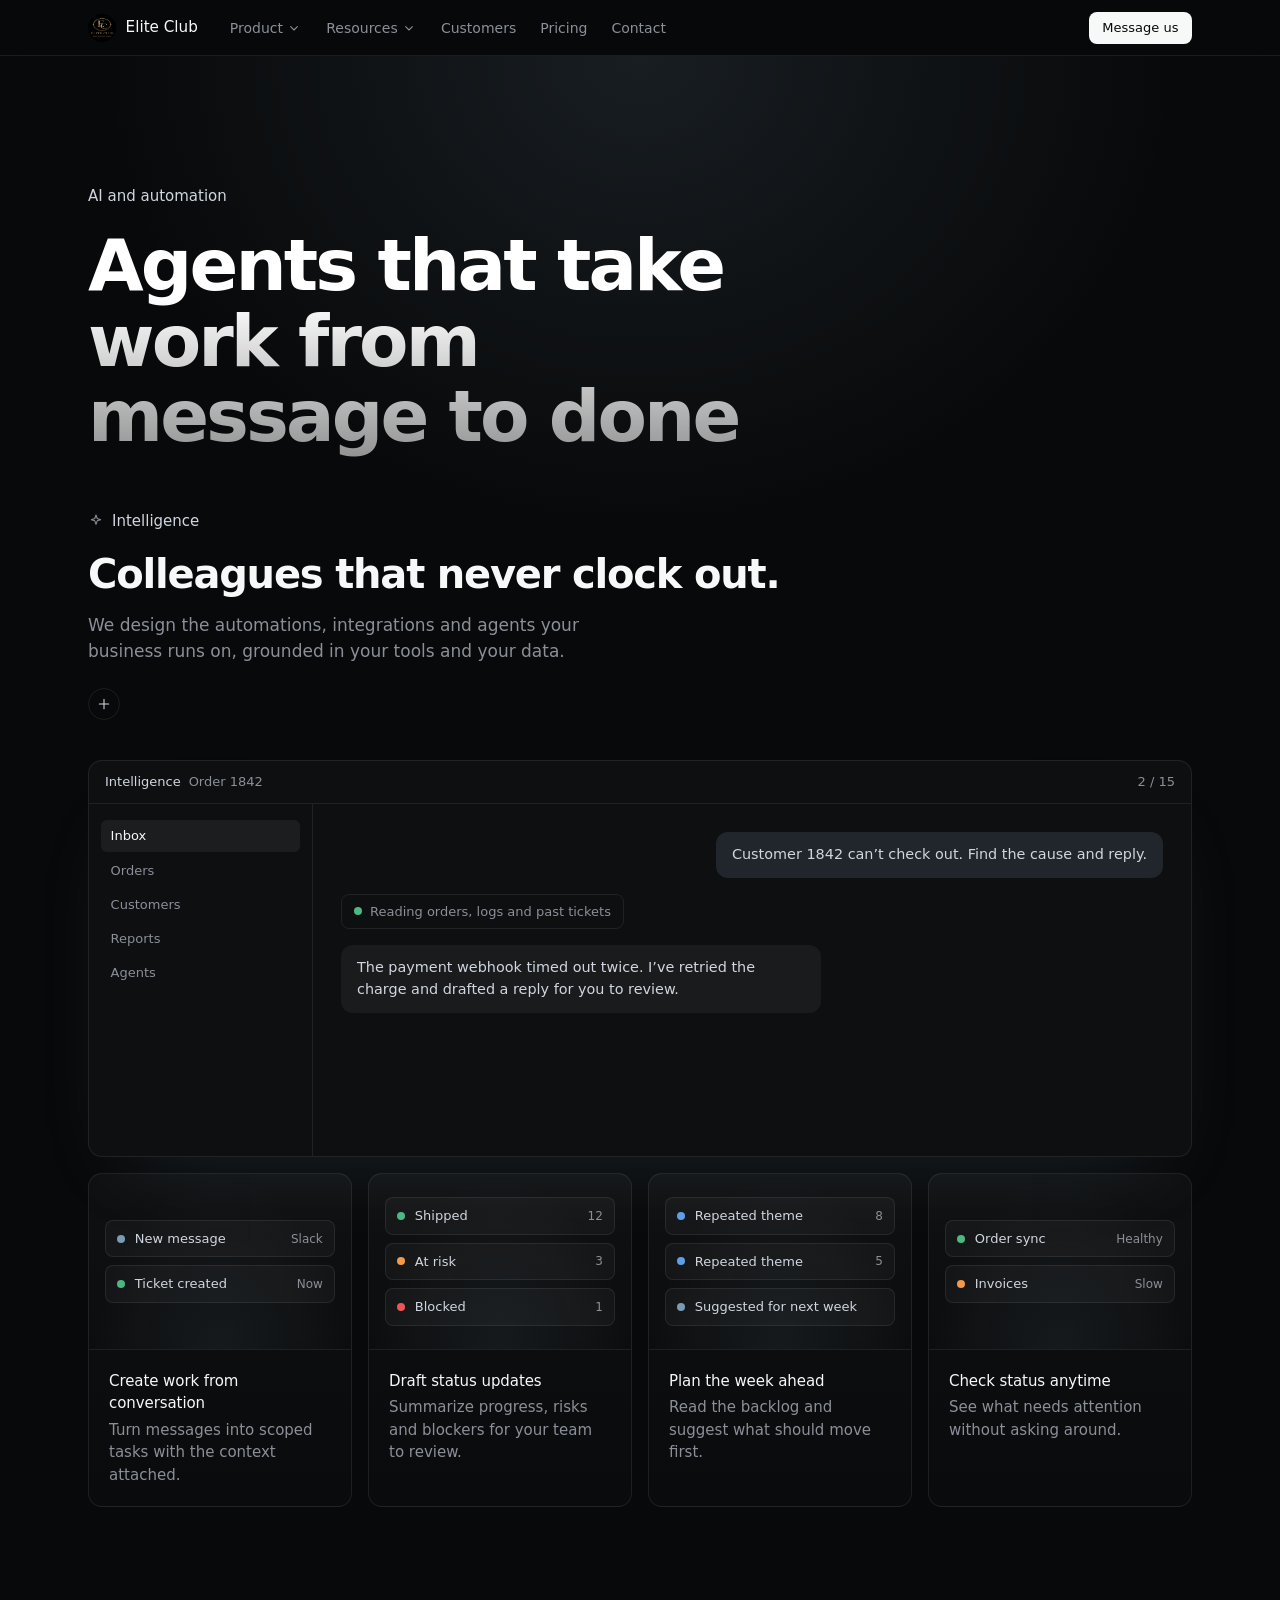
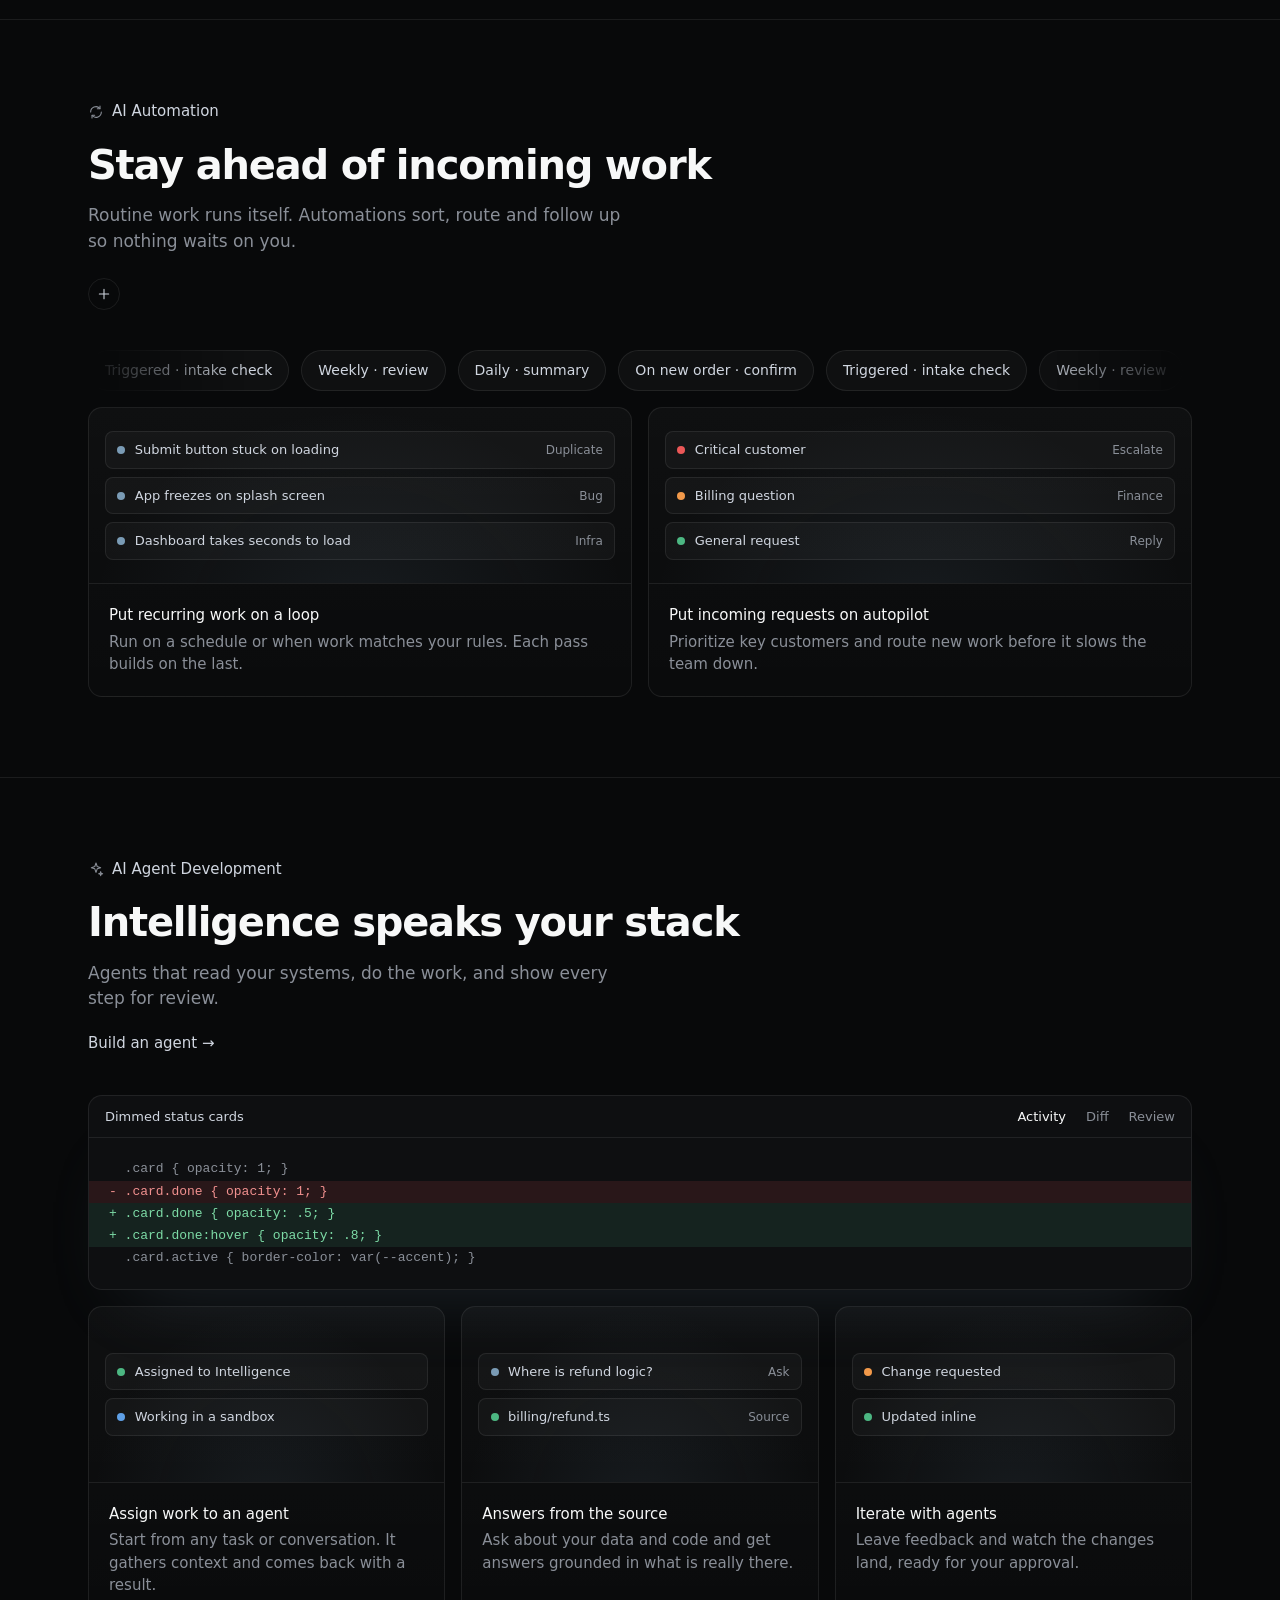
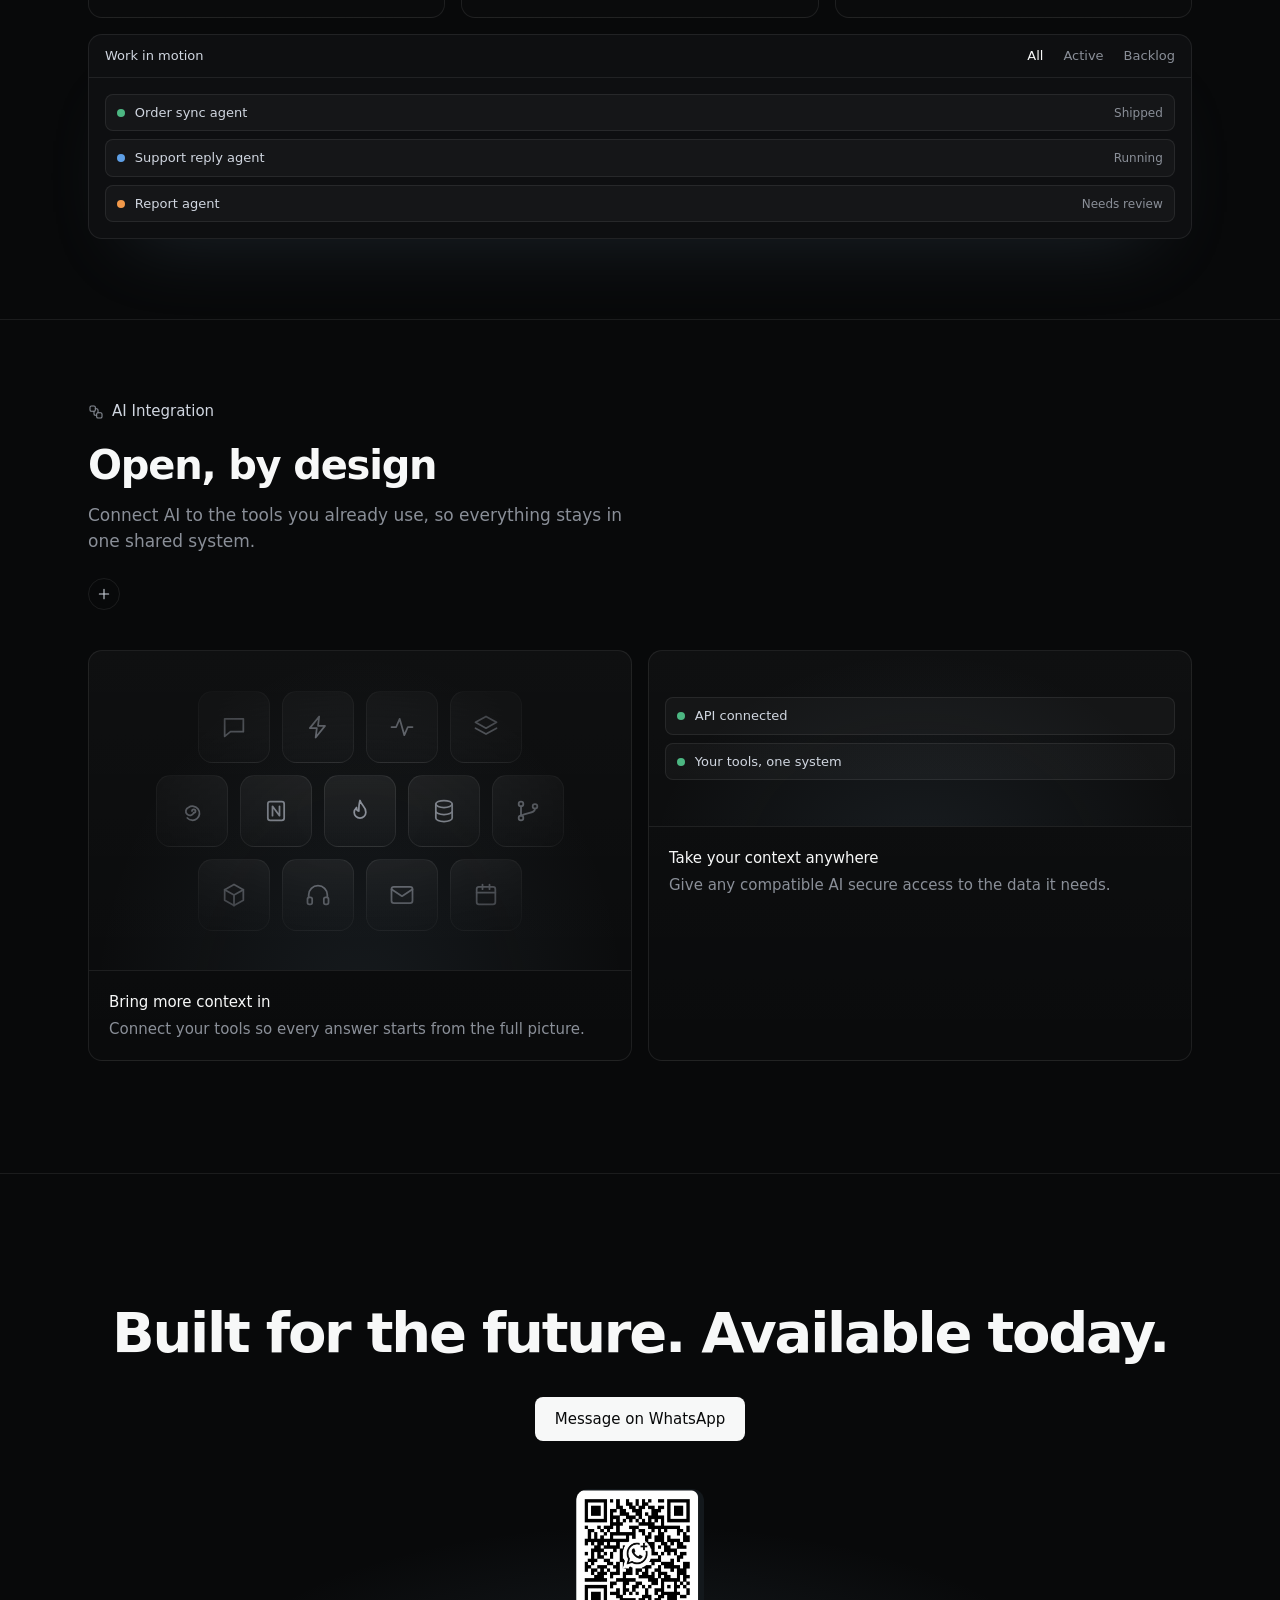
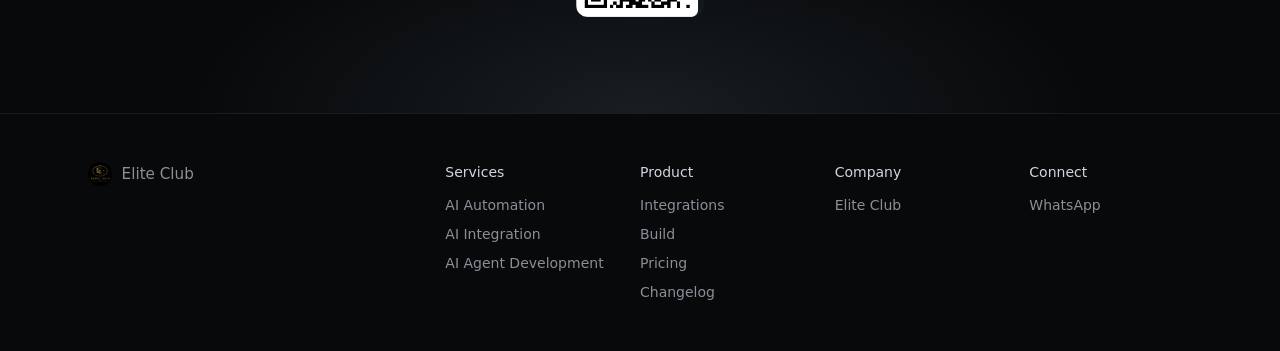
<file: intelligence.html>
<!DOCTYPE html>
<html lang="en">
<head>
<meta charset="utf-8">
<meta name="viewport" content="width=device-width, initial-scale=1, viewport-fit=cover">
<title>Intelligence · Elite Club</title>
<meta name="description" content="AI automation, AI integration and AI agent development.">
<meta name="color-scheme" content="dark">
<meta name="theme-color" content="#08090a">
<script>document.documentElement.classList.add('js')</script>
<link rel="icon" href="assets/logo.jpg">
<link rel="stylesheet" href="assets/site.css">
<script type="application/ld+json">
{
  "@context": "https://schema.org",
  "@type": "ProfessionalService",
  "name": "Elite Club Intelligence",
  "makesOffer": [
    { "@type": "Offer", "itemOffered": { "@type": "Service", "name": "AI Automation" } },
    { "@type": "Offer", "itemOffered": { "@type": "Service", "name": "AI Integration" } },
    { "@type": "Offer", "itemOffered": { "@type": "Service", "name": "AI Agent Development" } }
  ],
  "contactPoint": { "@type": "ContactPoint", "contactType": "sales", "url": "https://wa.me/message/KOT4E55P6S3VF1" }
}
</script>
</head>
<body>
<svg width="0" height="0" style="position:absolute" aria-hidden="true"><symbol id="i-auto" viewBox="0 0 24 24"><path d="M20 12a8 8 0 0 1-13.7 5.6M4 12a8 8 0 0 1 13.7-5.6"/><path d="M18 3v4h-4M6 21v-4h4"/></symbol><symbol id="i-agent" viewBox="0 0 24 24"><path d="M12 3l1.8 5.2L19 10l-5.2 1.8L12 17l-1.8-5.2L5 10l5.2-1.8z"/><path d="M19 16l.7 2.3L22 19l-2.3.7L19 22l-.7-2.3L16 19l2.3-.7z"/></symbol><symbol id="i-plug" viewBox="0 0 24 24"><rect x="3" y="3" width="8" height="8" rx="2"/><rect x="13" y="13" width="8" height="8" rx="2"/><path d="M11 7h2a2 2 0 0 1 2 2v4M13 17h-2a2 2 0 0 1-2-2v-4"/></symbol><symbol id="i-chat" viewBox="0 0 24 24"><path d="M4 5h16v11H9l-5 4z"/></symbol><symbol id="i-bolt" viewBox="0 0 24 24"><path d="M13 3L5 13h6l-1 8 8-10h-6z"/></symbol><symbol id="i-pulse" viewBox="0 0 24 24"><path d="M3 12h4l3-7 4 14 3-7h4"/></symbol><symbol id="i-layers" viewBox="0 0 24 24"><path d="M12 3l9 5-9 5-9-5z"/><path d="M3 13l9 5 9-5"/></symbol><symbol id="i-swirl" viewBox="0 0 24 24"><path d="M12 12a1.5 1.5 0 1 1 1.5 1.5"/><path d="M13.5 13.5A3.5 3.5 0 1 1 9 9a6 6 0 1 1-1 9"/></symbol><symbol id="i-doc" viewBox="0 0 24 24"><rect x="5" y="4" width="14" height="16" rx="2"/><path d="M9 16V8l6 8V8"/></symbol><symbol id="i-flame" viewBox="0 0 24 24"><path d="M12 3c1 4 5 5 5 10a5 5 0 0 1-10 0c0-2 1-3 2-4 0 2 1 3 2 3 0-3 0-6 1-9z"/></symbol><symbol id="i-db" viewBox="0 0 24 24"><ellipse cx="12" cy="6" rx="7" ry="3"/><path d="M5 6v12c0 1.7 3 3 7 3s7-1.3 7-3V6M5 12c0 1.7 3 3 7 3s7-1.3 7-3"/></symbol><symbol id="i-branch" viewBox="0 0 24 24"><circle cx="6" cy="6" r="2"/><circle cx="6" cy="18" r="2"/><circle cx="18" cy="8" r="2"/><path d="M6 8v8M18 10c0 4-6 3-12 6"/></symbol><symbol id="i-cube" viewBox="0 0 24 24"><path d="M12 3l8 4.5v9L12 21l-8-4.5v-9z"/><path d="M12 12l8-4.5M12 12v9M12 12L4 7.5"/></symbol><symbol id="i-headset" viewBox="0 0 24 24"><path d="M4 14v-2a8 8 0 0 1 16 0v2"/><rect x="3" y="14" width="4" height="6" rx="1.5"/><rect x="17" y="14" width="4" height="6" rx="1.5"/></symbol><symbol id="i-mail" viewBox="0 0 24 24"><rect x="3" y="5" width="18" height="14" rx="2"/><path d="M3 7l9 6 9-6"/></symbol><symbol id="i-cal" viewBox="0 0 24 24"><rect x="4" y="5" width="16" height="15" rx="2"/><path d="M4 10h16M9 3v4M15 3v4"/></symbol><symbol id="i-globe" viewBox="0 0 24 24"><circle cx="12" cy="12" r="9"/><path d="M3 12h18M12 3c3 3 3 15 0 18M12 3c-3 3-3 15 0 18"/></symbol></svg>
<nav>
  <div class="wrap">
    <a class="home" href="index.html"><img src="assets/logo.jpg" alt="" width="28" height="28">Elite Club</a>
    <ul>
      <li class="has-menu">
        <button class="navbtn" aria-expanded="false" aria-controls="m-product">Product<svg viewBox="0 0 24 24" aria-hidden="true"><path d="M7 10l5 5 5-5"/></svg></button>
        <div class="menu" id="m-product" hidden><p>System</p><a href="#integration">Intake</a><a href="#agents">Plan and monitor</a><a href="#automation">AI and automations</a><a href="build.html">Build, review and ship</a><p>Product</p><a href="integrations.html">Integrations</a><a href="pricing.html">Pricing</a><a href="changelog.html">Changelog</a><a href="https://wa.me/message/KOT4E55P6S3VF1">Documentation</a></div>
      </li>
      <li class="has-menu">
        <button class="navbtn" aria-expanded="false" aria-controls="m-resources">Resources<svg viewBox="0 0 24 24" aria-hidden="true"><path d="M7 10l5 5 5-5"/></svg></button>
        <div class="menu" id="m-resources" hidden><a href="index.html">About</a><a href="https://wa.me/message/KOT4E55P6S3VF1">Customers</a><a href="https://wa.me/message/KOT4E55P6S3VF1">Careers</a><a href="https://wa.me/message/KOT4E55P6S3VF1">Contact</a></div>
      </li>
      <li><a href="https://wa.me/message/KOT4E55P6S3VF1">Customers</a></li>
      <li><a href="pricing.html">Pricing</a></li>
      <li><a href="https://wa.me/message/KOT4E55P6S3VF1">Contact</a></li>
    </ul>
    <a class="btn" href="https://wa.me/message/KOT4E55P6S3VF1">Message us</a>
    <button class="burger" aria-label="Menu" aria-expanded="false" aria-controls="m-sheet"><span></span><span></span></button>
  </div>
  <div class="sheet" id="m-sheet" hidden>
    <div><p>System</p><a href="#integration">Intake</a><a href="#agents">Plan and monitor</a><a href="#automation">AI and automations</a><a href="build.html">Build, review and ship</a></div>
    <div><p>Product</p><a href="integrations.html">Integrations</a><a href="pricing.html">Pricing</a><a href="changelog.html">Changelog</a><a href="https://wa.me/message/KOT4E55P6S3VF1">Documentation</a></div>
    <div><p>Resources</p><a href="index.html">About</a><a href="https://wa.me/message/KOT4E55P6S3VF1">Customers</a><a href="https://wa.me/message/KOT4E55P6S3VF1">Careers</a><a href="https://wa.me/message/KOT4E55P6S3VF1">Contact</a></div>
  </div>
</nav>

<main>
<header class="hero">
  <div class="wrap">
    <span class="label">AI and automation</span>
    <h1>Agents that take work from message to done</h1>

    <div class="intro hero-intro">
      <span class="label"><svg viewBox="0 0 24 24" aria-hidden="true"><path d="M12 3l1.8 5.2L19 10l-5.2 1.8L12 17l-1.8-5.2L5 10l5.2-1.8z"/></svg>Intelligence</span>
      <h2 style="margin-top:1rem">Colleagues that never clock out.</h2>
      <p class="lede">We design the automations, integrations and agents your business runs on, grounded in your tools and your data.</p>
      <details class="plus"><summary aria-label="More"><svg viewBox="0 0 24 24" aria-hidden="true"><path d="M12 5v14M5 12h14"/></svg></summary><p>Works with your tools, acts with your approval, and keeps a record of every step.</p></details>
    </div>

    <div class="win" aria-hidden="true">
      <div class="bar"><b>Intelligence</b><span>Order 1842</span><span class="sp">2 / 15</span></div>
      <div class="chat">
        <div class="side"><span class="on">Inbox</span><span>Orders</span><span>Customers</span><span>Reports</span><span>Agents</span></div>
        <div class="thread">
          <div class="msg me">Customer 1842 can’t check out. Find the cause and reply.</div>
          <div class="chip"><i class="row" style="all:unset;width:.5rem;height:.5rem;border-radius:50%;background:var(--green)"></i>Reading orders, logs and past tickets</div>
          <div class="msg">The payment webhook timed out twice. I’ve retried the charge and drafted a reply for you to review.</div>
        </div>
      </div>
    </div>

    <div class="grid g4">
      <article class="card"><div class="vis" aria-hidden="true"><div class="row"><i></i>New message<small>Slack</small></div><div class="row"><i class="g"></i>Ticket created<small>Now</small></div></div><div class="t"><h3>Create work from conversation</h3><p>Turn messages into scoped tasks with the context attached.</p></div></article>
      <article class="card"><div class="vis" aria-hidden="true"><div class="row"><i class="g"></i>Shipped<small>12</small></div><div class="row"><i class="a"></i>At risk<small>3</small></div><div class="row"><i class="r"></i>Blocked<small>1</small></div></div><div class="t"><h3>Draft status updates</h3><p>Summarize progress, risks and blockers for your team to review.</p></div></article>
      <article class="card"><div class="vis" aria-hidden="true"><div class="row"><i class="b"></i>Repeated theme<small>8</small></div><div class="row"><i class="b"></i>Repeated theme<small>5</small></div><div class="row"><i></i>Suggested for next week</div></div><div class="t"><h3>Plan the week ahead</h3><p>Read the backlog and suggest what should move first.</p></div></article>
      <article class="card"><div class="vis" aria-hidden="true"><div class="row"><i class="g"></i>Order sync<small>Healthy</small></div><div class="row"><i class="a"></i>Invoices<small>Slow</small></div></div><div class="t"><h3>Check status anytime</h3><p>See what needs attention without asking around.</p></div></article>
    </div>
  </div>
</header>

<section class="block" id="automation">
  <div class="wrap">
    <div class="intro">
      <span class="label"><svg viewBox="0 0 24 24" aria-hidden="true"><path d="M20 12a8 8 0 0 1-13.7 5.6M4 12a8 8 0 0 1 13.7-5.6"/><path d="M18 3v4h-4M6 21v-4h4"/></svg>AI Automation</span>
      <h2 style="margin-top:1rem">Stay ahead of incoming work</h2>
      <p class="lede">Routine work runs itself. Automations sort, route and follow up so nothing waits on you.</p>
      <details class="plus"><summary aria-label="More"><svg viewBox="0 0 24 24" aria-hidden="true"><path d="M12 5v14M5 12h14"/></svg></summary><p>Schedules, triggers and rules, each with its full run history.</p></details>
    </div>
    <div class="loop" aria-hidden="true"><div>
      <span>Triggered · intake check</span><span>Weekly · review</span><span>Daily · summary</span><span>On new order · confirm</span><span>Triggered · intake check</span><span>Weekly · review</span><span>Daily · summary</span><span>On new order · confirm</span>
    </div></div>
    <div class="grid g2">
      <article class="card"><div class="vis" aria-hidden="true"><div class="row"><i></i>Submit button stuck on loading<small>Duplicate</small></div><div class="row"><i></i>App freezes on splash screen<small>Bug</small></div><div class="row"><i></i>Dashboard takes seconds to load<small>Infra</small></div></div><div class="t"><h3>Put recurring work on a loop</h3><p>Run on a schedule or when work matches your rules. Each pass builds on the last.</p></div></article>
      <article class="card"><div class="vis" aria-hidden="true"><div class="row"><i class="r"></i>Critical customer<small>Escalate</small></div><div class="row"><i class="a"></i>Billing question<small>Finance</small></div><div class="row"><i class="g"></i>General request<small>Reply</small></div></div><div class="t"><h3>Put incoming requests on autopilot</h3><p>Prioritize key customers and route new work before it slows the team down.</p></div></article>
    </div>
  </div>
</section>

<section class="block" id="agents">
  <div class="wrap">
    <div class="intro">
      <span class="label"><svg viewBox="0 0 24 24" aria-hidden="true"><path d="M12 3l1.8 5.2L19 10l-5.2 1.8L12 17l-1.8-5.2L5 10l5.2-1.8z"/><path d="M19 16l.7 2.3L22 19l-2.3.7L19 22l-.7-2.3L16 19l2.3-.7z"/></svg>AI Agent Development</span>
      <h2 style="margin-top:1rem">Intelligence speaks your stack</h2>
      <p class="lede">Agents that read your systems, do the work, and show every step for review.</p>
      <a class="more" href="https://wa.me/message/KOT4E55P6S3VF1">Build an agent →</a>
    </div>
    <div class="win" aria-hidden="true">
      <div class="bar"><b>Dimmed status cards</b><span class="sp tabs"><span class="on">Activity</span><span>Diff</span><span>Review</span></span></div>
      <div class="diff">
        <p>  .card { opacity: 1; }</p>
        <p class="del">- .card.done { opacity: 1; }</p>
        <p class="add">+ .card.done { opacity: .5; }</p>
        <p class="add">+ .card.done:hover { opacity: .8; }</p>
        <p>  .card.active { border-color: var(--accent); }</p>
      </div>
    </div>
    <div class="grid g3">
      <article class="card"><div class="vis" aria-hidden="true"><div class="row"><i class="g"></i>Assigned to Intelligence</div><div class="row"><i class="b"></i>Working in a sandbox</div></div><div class="t"><h3>Assign work to an agent</h3><p>Start from any task or conversation. It gathers context and comes back with a result.</p></div></article>
      <article class="card"><div class="vis" aria-hidden="true"><div class="row"><i></i>Where is refund logic?<small>Ask</small></div><div class="row"><i class="g"></i>billing/refund.ts<small>Source</small></div></div><div class="t"><h3>Answers from the source</h3><p>Ask about your data and code and get answers grounded in what is really there.</p></div></article>
      <article class="card"><div class="vis" aria-hidden="true"><div class="row"><i class="a"></i>Change requested</div><div class="row"><i class="g"></i>Updated inline</div></div><div class="t"><h3>Iterate with agents</h3><p>Leave feedback and watch the changes land, ready for your approval.</p></div></article>
    </div>
    <div class="win" style="margin-top:1rem" aria-hidden="true">
      <div class="bar"><b>Work in motion</b><span class="sp tabs"><span class="on">All</span><span>Active</span><span>Backlog</span></span></div>
      <div style="padding:1rem;display:grid;gap:.5rem">
        <div class="row"><i class="g"></i>Order sync agent<small>Shipped</small></div>
        <div class="row"><i class="b"></i>Support reply agent<small>Running</small></div>
        <div class="row"><i class="a"></i>Report agent<small>Needs review</small></div>
      </div>
    </div>
  </div>
</section>

<section class="block" id="integration">
  <div class="wrap">
    <div class="intro">
      <span class="label"><svg viewBox="0 0 24 24" aria-hidden="true"><rect x="3" y="3" width="8" height="8" rx="2"/><rect x="13" y="13" width="8" height="8" rx="2"/><path d="M11 7h2a2 2 0 0 1 2 2v4M13 17h-2a2 2 0 0 1-2-2v-4"/></svg>AI Integration</span>
      <h2 style="margin-top:1rem">Open, by design</h2>
      <p class="lede">Connect AI to the tools you already use, so everything stays in one shared system.</p>
      <details class="plus"><summary aria-label="More"><svg viewBox="0 0 24 24" aria-hidden="true"><path d="M12 5v14M5 12h14"/></svg></summary><p>Slack, WhatsApp, Notion, spreadsheets, CRMs and any tool with an API.</p></details>
    </div>
    <div class="grid g2">
      <article class="card"><div class="vis tall" aria-hidden="true"><div class="tiles"><div class="trow"><span class="tile"><svg viewBox="0 0 24 24"><use href="#i-chat"/></svg></span><span class="tile"><svg viewBox="0 0 24 24"><use href="#i-bolt"/></svg></span><span class="tile"><svg viewBox="0 0 24 24"><use href="#i-pulse"/></svg></span><span class="tile"><svg viewBox="0 0 24 24"><use href="#i-layers"/></svg></span></div><div class="trow"><span class="tile"><svg viewBox="0 0 24 24"><use href="#i-swirl"/></svg></span><span class="tile"><svg viewBox="0 0 24 24"><use href="#i-doc"/></svg></span><span class="tile"><svg viewBox="0 0 24 24"><use href="#i-flame"/></svg></span><span class="tile"><svg viewBox="0 0 24 24"><use href="#i-db"/></svg></span><span class="tile"><svg viewBox="0 0 24 24"><use href="#i-branch"/></svg></span></div><div class="trow"><span class="tile"><svg viewBox="0 0 24 24"><use href="#i-cube"/></svg></span><span class="tile"><svg viewBox="0 0 24 24"><use href="#i-headset"/></svg></span><span class="tile"><svg viewBox="0 0 24 24"><use href="#i-mail"/></svg></span><span class="tile"><svg viewBox="0 0 24 24"><use href="#i-cal"/></svg></span></div></div></div><div class="t"><h3>Bring more context in</h3><p>Connect your tools so every answer starts from the full picture.</p></div></article>
      <article class="card"><div class="vis" aria-hidden="true"><div class="row"><i class="g"></i>API connected</div><div class="row"><i class="g"></i>Your tools, one system</div></div><div class="t"><h3>Take your context anywhere</h3><p>Give any compatible AI secure access to the data it needs.</p></div></article>
    </div>
  </div>
</section>

<section class="cta">
  <div class="wrap">
    <h2>Built for the future. Available today.</h2>
    <div class="acts"><a class="btn lg" href="https://wa.me/message/KOT4E55P6S3VF1">Message on WhatsApp</a></div>
    <img class="qr" src="assets/whatsapp-qr.jpg" alt="WhatsApp QR code" width="144" height="144">
  </div>
</section>
</main>

<footer>
  <div class="wrap">
    <div><a class="home" href="index.html"><img src="assets/logo.jpg" alt="" width="24" height="24">Elite Club</a></div>
    <div><h4>Services</h4><ul><li><a href="#automation">AI Automation</a></li><li><a href="#integration">AI Integration</a></li><li><a href="#agents">AI Agent Development</a></li></ul></div>
    <div><h4>Product</h4><ul><li><a href="integrations.html">Integrations</a></li><li><a href="build.html">Build</a></li><li><a href="pricing.html">Pricing</a></li><li><a href="changelog.html">Changelog</a></li></ul></div>
    <div><h4>Company</h4><ul><li><a href="index.html">Elite Club</a></li></ul></div>
    <div><h4>Connect</h4><ul><li><a href="https://wa.me/message/KOT4E55P6S3VF1">WhatsApp</a></li></ul></div>
  </div>
</footer>
<script src="assets/site.js"></script>
</body>
</html>
</file>
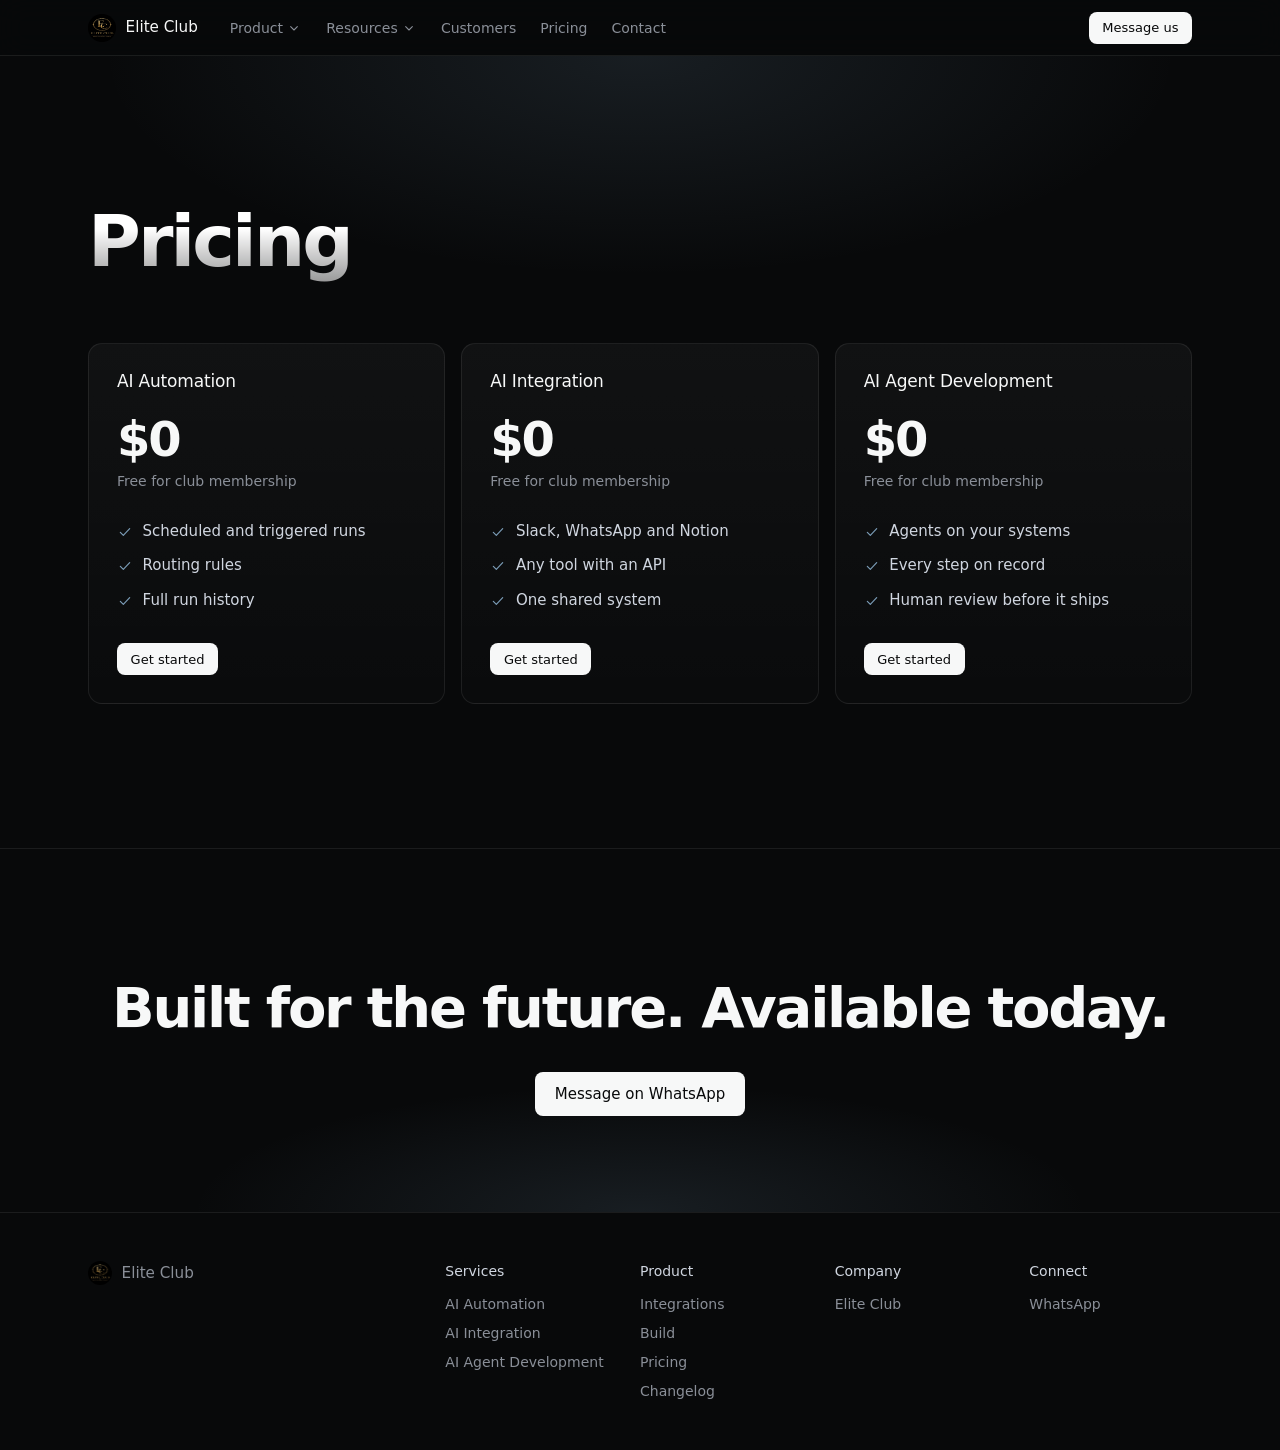
<file: pricing.html>
<!DOCTYPE html>
<html lang="en">
<head>
<meta charset="utf-8">
<meta name="viewport" content="width=device-width, initial-scale=1, viewport-fit=cover">
<title>Pricing · Intelligence</title>
<meta name="description" content="Intelligence is free for Elite Club members.">
<meta name="color-scheme" content="dark">
<meta name="theme-color" content="#08090a">
<script>document.documentElement.classList.add('js')</script>
<link rel="icon" href="assets/logo.jpg">
<link rel="stylesheet" href="assets/site.css">
<script type="application/ld+json">
{
  "@context": "https://schema.org",
  "@type": "ProfessionalService",
  "name": "Elite Club Intelligence",
  "description": "Free for Elite Club members.",
  "makesOffer": [
    { "@type": "Offer", "price": "0", "priceCurrency": "USD", "eligibleCustomerType": "Elite Club members", "itemOffered": { "@type": "Service", "name": "AI Automation" } },
    { "@type": "Offer", "price": "0", "priceCurrency": "USD", "eligibleCustomerType": "Elite Club members", "itemOffered": { "@type": "Service", "name": "AI Integration" } },
    { "@type": "Offer", "price": "0", "priceCurrency": "USD", "eligibleCustomerType": "Elite Club members", "itemOffered": { "@type": "Service", "name": "AI Agent Development" } }
  ],
  "contactPoint": { "@type": "ContactPoint", "contactType": "sales", "url": "https://wa.me/message/KOT4E55P6S3VF1" }
}
</script>
</head>
<body>
<svg width="0" height="0" style="position:absolute" aria-hidden="true"><symbol id="i-check" viewBox="0 0 24 24"><path d="M5 12.5l4.5 4.5L19 7"/></symbol></svg>
<nav>
  <div class="wrap">
    <a class="home" href="index.html"><img src="assets/logo.jpg" alt="" width="28" height="28">Elite Club</a>
    <ul>
      <li class="has-menu">
        <button class="navbtn" aria-expanded="false" aria-controls="m-product">Product<svg viewBox="0 0 24 24" aria-hidden="true"><path d="M7 10l5 5 5-5"/></svg></button>
        <div class="menu" id="m-product" hidden><p>System</p><a href="intelligence.html#integration">Intake</a><a href="intelligence.html#agents">Plan and monitor</a><a href="intelligence.html#automation">AI and automations</a><a href="build.html">Build, review and ship</a><p>Product</p><a href="integrations.html">Integrations</a><a href="pricing.html">Pricing</a><a href="changelog.html">Changelog</a><a href="https://wa.me/message/KOT4E55P6S3VF1">Documentation</a></div>
      </li>
      <li class="has-menu">
        <button class="navbtn" aria-expanded="false" aria-controls="m-resources">Resources<svg viewBox="0 0 24 24" aria-hidden="true"><path d="M7 10l5 5 5-5"/></svg></button>
        <div class="menu" id="m-resources" hidden><a href="index.html">About</a><a href="https://wa.me/message/KOT4E55P6S3VF1">Customers</a><a href="https://wa.me/message/KOT4E55P6S3VF1">Careers</a><a href="https://wa.me/message/KOT4E55P6S3VF1">Contact</a></div>
      </li>
      <li><a href="https://wa.me/message/KOT4E55P6S3VF1">Customers</a></li>
      <li><a href="pricing.html">Pricing</a></li>
      <li><a href="https://wa.me/message/KOT4E55P6S3VF1">Contact</a></li>
    </ul>
    <a class="btn" href="https://wa.me/message/KOT4E55P6S3VF1">Message us</a>
    <button class="burger" aria-label="Menu" aria-expanded="false" aria-controls="m-sheet"><span></span><span></span></button>
  </div>
  <div class="sheet" id="m-sheet" hidden>
    <div><p>System</p><a href="intelligence.html#integration">Intake</a><a href="intelligence.html#agents">Plan and monitor</a><a href="intelligence.html#automation">AI and automations</a><a href="build.html">Build, review and ship</a></div>
    <div><p>Product</p><a href="integrations.html">Integrations</a><a href="pricing.html">Pricing</a><a href="changelog.html">Changelog</a><a href="https://wa.me/message/KOT4E55P6S3VF1">Documentation</a></div>
    <div><p>Resources</p><a href="index.html">About</a><a href="https://wa.me/message/KOT4E55P6S3VF1">Customers</a><a href="https://wa.me/message/KOT4E55P6S3VF1">Careers</a><a href="https://wa.me/message/KOT4E55P6S3VF1">Contact</a></div>
  </div>
</nav>
<main>
  <header class="hero">
    <div class="wrap">
      <h1>Pricing</h1>
      <div class="plans">
      <article class="plan">
        <h2>AI Automation</h2>
        <p class="price">$0</p>
        <p class="sub">Free for club membership</p>
        <ul><li><svg viewBox="0 0 24 24" aria-hidden="true"><use href="#i-check"/></svg>Scheduled and triggered runs</li><li><svg viewBox="0 0 24 24" aria-hidden="true"><use href="#i-check"/></svg>Routing rules</li><li><svg viewBox="0 0 24 24" aria-hidden="true"><use href="#i-check"/></svg>Full run history</li></ul>
        <a class="btn" href="https://wa.me/message/KOT4E55P6S3VF1">Get started</a>
      </article>
      <article class="plan">
        <h2>AI Integration</h2>
        <p class="price">$0</p>
        <p class="sub">Free for club membership</p>
        <ul><li><svg viewBox="0 0 24 24" aria-hidden="true"><use href="#i-check"/></svg>Slack, WhatsApp and Notion</li><li><svg viewBox="0 0 24 24" aria-hidden="true"><use href="#i-check"/></svg>Any tool with an API</li><li><svg viewBox="0 0 24 24" aria-hidden="true"><use href="#i-check"/></svg>One shared system</li></ul>
        <a class="btn" href="https://wa.me/message/KOT4E55P6S3VF1">Get started</a>
      </article>
      <article class="plan">
        <h2>AI Agent Development</h2>
        <p class="price">$0</p>
        <p class="sub">Free for club membership</p>
        <ul><li><svg viewBox="0 0 24 24" aria-hidden="true"><use href="#i-check"/></svg>Agents on your systems</li><li><svg viewBox="0 0 24 24" aria-hidden="true"><use href="#i-check"/></svg>Every step on record</li><li><svg viewBox="0 0 24 24" aria-hidden="true"><use href="#i-check"/></svg>Human review before it ships</li></ul>
        <a class="btn" href="https://wa.me/message/KOT4E55P6S3VF1">Get started</a>
      </article>
      </div>
    </div>
  </header>
  <section class="cta">
    <div class="wrap">
      <h2>Built for the future. Available today.</h2>
      <div class="acts"><a class="btn lg" href="https://wa.me/message/KOT4E55P6S3VF1">Message on WhatsApp</a></div>
    </div>
  </section>
</main>
<footer>
  <div class="wrap">
    <div><a class="home" href="index.html"><img src="assets/logo.jpg" alt="" width="24" height="24">Elite Club</a></div>
    <div><h4>Services</h4><ul><li><a href="intelligence.html#automation">AI Automation</a></li><li><a href="intelligence.html#integration">AI Integration</a></li><li><a href="intelligence.html#agents">AI Agent Development</a></li></ul></div>
    <div><h4>Product</h4><ul><li><a href="integrations.html">Integrations</a></li><li><a href="build.html">Build</a></li><li><a href="pricing.html">Pricing</a></li><li><a href="changelog.html">Changelog</a></li></ul></div>
    <div><h4>Company</h4><ul><li><a href="index.html">Elite Club</a></li></ul></div>
    <div><h4>Connect</h4><ul><li><a href="https://wa.me/message/KOT4E55P6S3VF1">WhatsApp</a></li></ul></div>
  </div>
</footer>
<script src="assets/site.js"></script>
</body>
</html>
</file>
<file: assets/site.css>
@view-transition { navigation: auto; }
:root {
  color-scheme: dark;
  --bg: #08090a; --fg: #f7f8f8; --fg2: #d0d6e0; --muted: #8a8f98; --dim: #62666d;
  --line: rgba(255,255,255,.08); --card: #0e0f11; --accent: #7a9bb5;
  --green: #4cb782; --amber: #f2994a; --red: #eb5757; --blue: #5e9fe6;
  --ease: cubic-bezier(.2,.8,.2,1); --w: 72rem;
}
* { box-sizing: border-box; margin: 0; }
html { background: var(--bg); scroll-behavior: smooth; scroll-padding-top: 5rem; }
body { background: var(--bg); color: var(--fg); font: 400 1rem/1.5 Inter, system-ui, -apple-system, "Segoe UI", sans-serif; -webkit-font-smoothing: antialiased; overflow-x: hidden; }
a { color: inherit; text-decoration: none; }
a:focus-visible, button:focus-visible { outline: 2px solid var(--accent); outline-offset: 3px; border-radius: .5rem; }
.wrap { width: 100%; max-width: var(--w); margin: 0 auto; padding-inline: 1.5rem; }

/* Nav */
nav { position: sticky; top: 0; z-index: 10; height: 3.5rem; border-bottom: 1px solid var(--line); background: rgba(8,9,10,.72); backdrop-filter: blur(14px); }
nav .wrap { height: 100%; display: flex; align-items: center; gap: 2rem; }
.home { display: inline-flex; align-items: center; gap: .6rem; font-weight: 500; font-size: .95rem; }
.home img { border-radius: 50%; }
nav ul { display: flex; gap: 1.5rem; list-style: none; padding: 0; margin-right: auto; }
nav ul>li>a { color: var(--muted); font-size: .875rem; transition: color .15s; }
nav ul>li>a:hover { color: var(--fg); }
.btn { display: inline-flex; align-items: center; height: 2rem; padding-inline: .85rem; border-radius: .5rem; background: var(--fg); color: var(--bg); font-size: .8125rem; font-weight: 500; transition: opacity .15s; }
.btn:hover { opacity: .88; }
.btn.lg { height: 2.75rem; padding-inline: 1.25rem; font-size: .9375rem; }
.btn.ghost { background: rgba(255,255,255,.06); color: var(--fg); border: 1px solid var(--line); }

/* Type */
.label { display: inline-flex; align-items: center; gap: .5rem; color: var(--fg2); font-size: .9375rem; font-weight: 500; }
.label svg { width: 1rem; height: 1rem; fill: none; stroke: currentColor; stroke-width: 1.6; stroke-linecap: round; stroke-linejoin: round; color: var(--muted); }
h1 { font-size: clamp(2.75rem, 7.5vw, 4.5rem); font-weight: 600; letter-spacing: -.04em; line-height: 1.05; background: linear-gradient(180deg, #fff 30%, rgba(255,255,255,.55)); -webkit-background-clip: text; background-clip: text; color: transparent; padding-bottom: .1em; }
h2 { font-size: clamp(1.75rem, 4vw, 2.5rem); font-weight: 600; letter-spacing: -.03em; line-height: 1.12; }
.lede { color: var(--muted); font-size: 1.0625rem; max-width: 34rem; margin-top: 1rem; }
h3 { font-size: .9375rem; font-weight: 500; letter-spacing: -.005em; }
h3 + p { color: var(--muted); font-size: .9375rem; margin-top: .25rem; }
.more { display: inline-flex; margin-top: 1.25rem; color: var(--fg2); font-size: .9375rem; transition: color .15s; }
.more:hover { color: var(--fg); }

/* Hero */
.hero { position: relative; padding: clamp(4.5rem, 11vw, 8rem) 0 3rem; background: radial-gradient(ellipse 60% 45% at 50% 0, rgba(122,155,181,.14), transparent 70%) no-repeat; }
.hero .label { animation: rise .8s var(--ease) both; }
.hero h1 { margin-top: 1.25rem; max-width: 46rem; animation: rise .8s var(--ease) .08s both; }
@keyframes rise { from { opacity: 0; transform: translateY(.9rem); filter: blur(6px); } }

section.block { padding-block: 5rem 1rem; border-top: 1px solid var(--line); margin-top: 4rem; }
.intro { margin-bottom: 2.5rem; }
.intro.hero-intro { margin-top: 3rem; }

/* Window mock */
.win { border: 1px solid var(--line); border-radius: .875rem; background: var(--card); overflow: hidden; box-shadow: 0 40px 80px -40px rgba(122,155,181,.18); }
.bar { display: flex; align-items: center; gap: .5rem; padding: .7rem 1rem; border-bottom: 1px solid var(--line); color: var(--muted); font-size: .8125rem; }
.bar b { color: var(--fg2); font-weight: 500; }
.bar .sp { margin-left: auto; }
.chat { display: grid; grid-template-columns: 14rem 1fr; min-height: 22rem; }
.side { border-right: 1px solid var(--line); padding: 1rem .75rem; display: flex; flex-direction: column; gap: .125rem; font-size: .8125rem; color: var(--muted); }
.side span { padding: .4rem .6rem; border-radius: .375rem; }
.side .on { background: rgba(255,255,255,.06); color: var(--fg); }
.thread { padding: 1.75rem; display: flex; flex-direction: column; gap: 1rem; font-size: .9rem; }
.msg { max-width: 30rem; padding: .75rem 1rem; border-radius: .75rem; background: rgba(255,255,255,.05); color: var(--fg2); }
.msg.me { align-self: flex-end; background: rgba(122,155,181,.16); }
.chip { align-self: flex-start; display: inline-flex; gap: .5rem; align-items: center; padding: .45rem .75rem; border: 1px solid var(--line); border-radius: .5rem; color: var(--muted); font-size: .8125rem; }

/* Cards */
.grid { display: grid; gap: 1rem; margin-top: 1rem; }
.g4 { grid-template-columns: repeat(4, 1fr); } .g3 { grid-template-columns: repeat(3, 1fr); } .g2 { grid-template-columns: repeat(2, 1fr); }
.card { border: 1px solid var(--line); border-radius: .875rem; background: linear-gradient(180deg, rgba(255,255,255,.03), rgba(255,255,255,.01)); overflow: hidden; display: flex; flex-direction: column; transition: border-color .2s; }
.card:hover { border-color: rgba(255,255,255,.16); }
.vis { height: 11rem; padding: 1rem; display: flex; flex-direction: column; gap: .5rem; justify-content: center; border-bottom: 1px solid var(--line); background: radial-gradient(ellipse at 50% 120%, rgba(122,155,181,.1), transparent 70%); }
.card .t { padding: 1.25rem; }
.row { display: flex; align-items: center; gap: .6rem; padding: .5rem .7rem; border: 1px solid var(--line); border-radius: .5rem; background: rgba(255,255,255,.03); color: var(--fg2); font-size: .8125rem; white-space: nowrap; overflow: hidden; }
.row i { flex: none; width: .5rem; height: .5rem; border-radius: 50%; background: var(--accent); }
.row small { margin-left: auto; color: var(--muted); font-size: .75rem; }
.row .g { background: var(--green); } .row .a { background: var(--amber); } .row .r { background: var(--red); } .row .b { background: var(--blue); }

/* Loops marquee */
.loop { margin-top: 2rem; overflow: hidden; mask-image: linear-gradient(90deg, transparent, #000 15%, #000 85%, transparent); }
.loop div { display: flex; gap: .75rem; width: max-content; animation: slide 30s linear infinite; }
.loop span { padding: .55rem 1rem; border: 1px solid var(--line); border-radius: 2rem; color: var(--fg2); font-size: .875rem; background: rgba(255,255,255,.03); white-space: nowrap; }
@keyframes slide { to { transform: translateX(-50%); } }

/* Diff */
.diff { font: 400 .8125rem/1.7 ui-monospace, SFMono-Regular, Menlo, monospace; padding: 1.25rem 0; overflow-x: auto; }
.diff p { padding-inline: 1.25rem; white-space: pre; color: var(--muted); }
.diff .add { background: rgba(76,183,130,.12); color: #7ddba6; } .diff .del { background: rgba(235,87,87,.12); color: #f0908f; }
.tabs { display: flex; gap: 1.25rem; } .tabs .on { color: var(--fg); }

/* CTA + footer */
.cta { padding: 8rem 0 6rem; text-align: center; border-top: 1px solid var(--line); margin-top: 6rem; background: radial-gradient(ellipse 50% 50% at 50% 100%, rgba(122,155,181,.14), transparent 70%) no-repeat; }
.cta h2 { font-size: clamp(2rem, 6vw, 3.5rem); letter-spacing: -.04em; }
.cta .acts { display: flex; justify-content: center; gap: .75rem; margin-top: 2rem; flex-wrap: wrap; }
.qr { width: 8rem; height: 8rem; border-radius: .75rem; margin: 3rem auto 0; display: block; }
footer { border-top: 1px solid var(--line); padding-block: 3rem; color: var(--muted); font-size: .875rem; }
footer .wrap { display: grid; grid-template-columns: 2fr 1fr 1fr 1fr 1fr; gap: 2rem; }
footer h4 { color: var(--fg2); font-size: .875rem; font-weight: 500; margin-bottom: .75rem; }
footer ul { list-style: none; padding: 0; display: grid; gap: .5rem; }
footer a:hover { color: var(--fg); }


[hidden] { display: none !important; }
/* Menus */
.has-menu { position: relative; }
.navbtn { display: inline-flex; align-items: center; gap: .2rem; padding: 0; border: 0; background: none; color: var(--muted); font: inherit; font-size: .875rem; cursor: pointer; transition: color .15s; }
.navbtn svg { width: 1rem; height: 1rem; fill: none; stroke: currentColor; stroke-width: 1.6; stroke-linecap: round; stroke-linejoin: round; transition: transform .2s var(--ease); }
.navbtn:hover, .navbtn[aria-expanded="true"] { color: var(--fg); }
.navbtn[aria-expanded="true"] svg { transform: rotate(180deg); }
.menu { position: absolute; top: calc(100% + .9rem); left: -.75rem; min-width: 15rem; padding: .375rem; border: 1px solid var(--line); border-radius: .75rem; background: rgba(14,15,17,.96); backdrop-filter: blur(14px); box-shadow: 0 24px 48px -16px rgba(0,0,0,.7); animation: pop .18s var(--ease); }
.menu p { padding: .5rem .65rem .25rem; color: var(--dim); font-size: .75rem; font-weight: 500; }
.menu p:not(:first-child) { margin-top: .375rem; }
.menu a { display: flex; align-items: center; gap: .65rem; padding: .55rem .65rem; border-radius: .5rem; color: var(--fg2); font-size: .875rem; }
.menu a:hover { background: rgba(255,255,255,.06); color: var(--fg); }
.menu svg { width: 1rem; height: 1rem; fill: none; stroke: var(--muted); stroke-width: 1.6; stroke-linecap: round; stroke-linejoin: round; }
.burger { display: none; width: 2.25rem; height: 2rem; margin-right: -.5rem; padding: 0; border: 0; background: none; cursor: pointer; flex-direction: column; justify-content: center; align-items: center; gap: 6px; }
.burger span { width: 1.25rem; height: 1.5px; background: var(--fg2); transition: transform .25s var(--ease); }
.burger[aria-expanded="true"] span:first-child { transform: translateY(3.75px) rotate(45deg); }
.burger[aria-expanded="true"] span:last-child { transform: translateY(-3.75px) rotate(-45deg); }
.sheet { display: none; position: absolute; top: 100%; left: 0; right: 0; height: calc(100dvh - 3.5rem); overflow-y: auto; padding: 2rem 1.5rem 4rem; background: radial-gradient(ellipse 80% 40% at 20% 100%, rgba(122,155,181,.12), transparent 70%) no-repeat, var(--bg); animation: pop .2s var(--ease); }
.sheet p { margin-bottom: 1rem; color: var(--dim); font-size: .95rem; font-weight: 500; }
.sheet div + div { margin-top: 2.5rem; }
.sheet a { display: block; padding: .55rem 0; font-size: 2rem; font-weight: 500; letter-spacing: -.035em; line-height: 1.2; animation: pop .45s var(--ease) both; }
.sheet div:nth-child(2) a { animation-delay: .07s; } .sheet div:nth-child(3) a { animation-delay: .14s; }
@keyframes pop { from { opacity: 0; transform: translateY(-.35rem); } }

/* Expandable + */
.plus { margin-top: 1.5rem; }
.plus summary { display: grid; place-items: center; width: 2rem; height: 2rem; border: 1px solid var(--line); border-radius: 50%; color: var(--fg2); cursor: pointer; list-style: none; transition: background .15s, transform .3s var(--ease); }
.plus summary::-webkit-details-marker { display: none; }
.plus summary:hover { background: rgba(255,255,255,.06); }
.plus summary svg { width: 1rem; height: 1rem; fill: none; stroke: currentColor; stroke-width: 1.6; stroke-linecap: round; }
.plus[open] summary { transform: rotate(45deg); }
.plus p { margin-top: 1rem; max-width: 34rem; color: var(--muted); animation: pop .35s var(--ease); }
.plus summary:focus-visible { outline: 2px solid var(--accent); outline-offset: 3px; }

/* Integration tiles */
.vis.tall { height: 20rem; padding: 0; overflow: hidden; }
.tiles { height: 100%; display: flex; flex-direction: column; align-items: center; justify-content: center; gap: .75rem; -webkit-mask-image: radial-gradient(ellipse 62% 58% at 50% 50%, #000 15%, transparent 100%); mask-image: radial-gradient(ellipse 62% 58% at 50% 50%, #000 15%, transparent 100%); }
.trow { display: flex; gap: .75rem; animation: drift 9s ease-in-out infinite alternate; }
.trow:nth-child(2) { animation-direction: alternate-reverse; }
.tile { flex: none; width: 4.5rem; height: 4.5rem; display: grid; place-items: center; border: 1px solid var(--line); border-radius: .9rem; background: linear-gradient(180deg, rgba(255,255,255,.07), rgba(255,255,255,.02)); }
.tile svg { width: 1.75rem; height: 1.75rem; fill: none; stroke: var(--muted); stroke-width: 1.5; stroke-linecap: round; stroke-linejoin: round; }
@keyframes drift { from { transform: translateX(-.75rem); } to { transform: translateX(.75rem); } }

/* Scroll reveal (added by script, skipped for reduced motion) */
@media (prefers-reduced-motion: no-preference) {
  .js [data-r] { opacity: 0; transform: translateY(1.25rem); filter: blur(4px); transition: opacity .7s var(--ease), transform .7s var(--ease), filter .7s var(--ease); transition-delay: calc(var(--d, 0) * 90ms); }
  .js [data-r].in { opacity: 1; transform: none; filter: none; }
}
.grid > :nth-child(2) { --d: 1; } .grid > :nth-child(3) { --d: 2; } .grid > :nth-child(4) { --d: 3; }

@media (max-width: 60rem) { .g4 { grid-template-columns: repeat(2, 1fr); } .g3 { grid-template-columns: 1fr; } }
@media (max-width: 40rem) {
  nav ul { display: none; } nav .wrap { gap: 1rem; } nav .btn { margin-left: auto; }
  .burger { display: flex; } .sheet:not([hidden]) { display: block; } html.lock { overflow: hidden; }
  .g4, .g2 { grid-template-columns: 1fr; }
  .chat { grid-template-columns: 1fr; } .side { display: none; }
  .qr { display: none; } footer .wrap { grid-template-columns: 1fr 1fr; }
}
@media (prefers-reduced-motion: reduce) {
  .hero .label, .hero h1 { animation: none; } .loop div, .trow, .menu, .sheet, .sheet a, .plus p { animation: none; }
  html { scroll-behavior: auto; }
  ::view-transition-group(*), ::view-transition-old(*), ::view-transition-new(*) { animation: none !important; }
}

/* Pricing */
.plans { display: grid; grid-template-columns: repeat(3, 1fr); gap: 1rem; margin-top: 3.5rem; }
.plan { display: flex; flex-direction: column; padding: 1.75rem; border: 1px solid var(--line); border-radius: .875rem; background: linear-gradient(180deg, rgba(255,255,255,.04), rgba(255,255,255,.01)); transition: border-color .2s; }
.plan:hover { border-color: rgba(255,255,255,.16); }
.plan h2 { font-size: 1.0625rem; font-weight: 500; letter-spacing: -.01em; }
.price { margin-top: 1.5rem; font-size: 3rem; font-weight: 600; letter-spacing: -.045em; line-height: 1; }
.plan .sub { margin-top: .5rem; color: var(--muted); font-size: .875rem; }
.plan ul { list-style: none; padding: 0; margin: 1.75rem 0 2rem; display: grid; gap: .75rem; color: var(--fg2); font-size: .9375rem; }
.plan li { display: flex; gap: .6rem; align-items: flex-start; }
.plan li svg { flex: none; width: 1rem; height: 1rem; margin-top: .25rem; fill: none; stroke: var(--accent); stroke-width: 1.8; stroke-linecap: round; stroke-linejoin: round; }
.plan .btn { margin-top: auto; align-self: flex-start; }
@media (max-width: 60rem) { .plans { grid-template-columns: 1fr; } }

/* Changelog */
.entries { margin-top: 4rem; }
.entry { display: grid; grid-template-columns: 12rem 1fr; gap: 2rem; padding-block: 3rem; border-top: 1px solid var(--line); }
.entry time { position: sticky; top: 5rem; align-self: start; color: var(--muted); font-size: .9375rem; }
.entry .body { max-width: 40rem; }
.entry h2 { font-size: 1.5rem; letter-spacing: -.02em; }
.entry h2:not(:first-child) { margin-top: 2.5rem; }
.entry p { margin-top: .75rem; color: var(--fg2); }
.entry h4 { margin-top: 3rem; color: var(--fg2); font-size: .9375rem; font-weight: 500; }
.entry ul { list-style: none; padding: 0; margin-top: .75rem; display: grid; gap: .6rem; color: var(--muted); font-size: .9375rem; }
.entry li b { margin-right: .5rem; color: var(--fg2); font-weight: 500; }
@media (max-width: 48rem) { .entry { grid-template-columns: 1fr; gap: 1rem; } .entry time { position: static; } }

/* Integrations */
.chips { display: flex; flex-wrap: wrap; gap: .5rem; margin-top: 2.5rem; }
.chips a { padding: .4rem .85rem; border: 1px solid var(--line); border-radius: 2rem; background: rgba(255,255,255,.03); color: var(--fg2); font-size: .875rem; transition: background .15s; }
.chips a:hover { background: rgba(255,255,255,.08); }
.cat { margin-top: 4rem; padding-top: 3rem; border-top: 1px solid var(--line); }
.cat h2 { font-size: 1.5rem; letter-spacing: -.02em; }
.items { list-style: none; padding: 0; margin-top: 1.75rem; display: grid; grid-template-columns: repeat(3, 1fr); gap: 1rem; }
.item { display: flex; gap: 1rem; height: 100%; padding: 1.1rem; border: 1px solid var(--line); border-radius: .75rem; background: linear-gradient(180deg, rgba(255,255,255,.03), rgba(255,255,255,.01)); transition: border-color .2s; }
.item:hover { border-color: rgba(255,255,255,.16); }
.item .tile { width: 2.75rem; height: 2.75rem; border-radius: .65rem; }
.item .tile svg { width: 1.375rem; height: 1.375rem; }
.item b { display: block; font-size: .9375rem; font-weight: 500; }
.item span { display: block; color: var(--muted); font-size: .875rem; }
@media (max-width: 60rem) { .items { grid-template-columns: 1fr; } }
</file>
